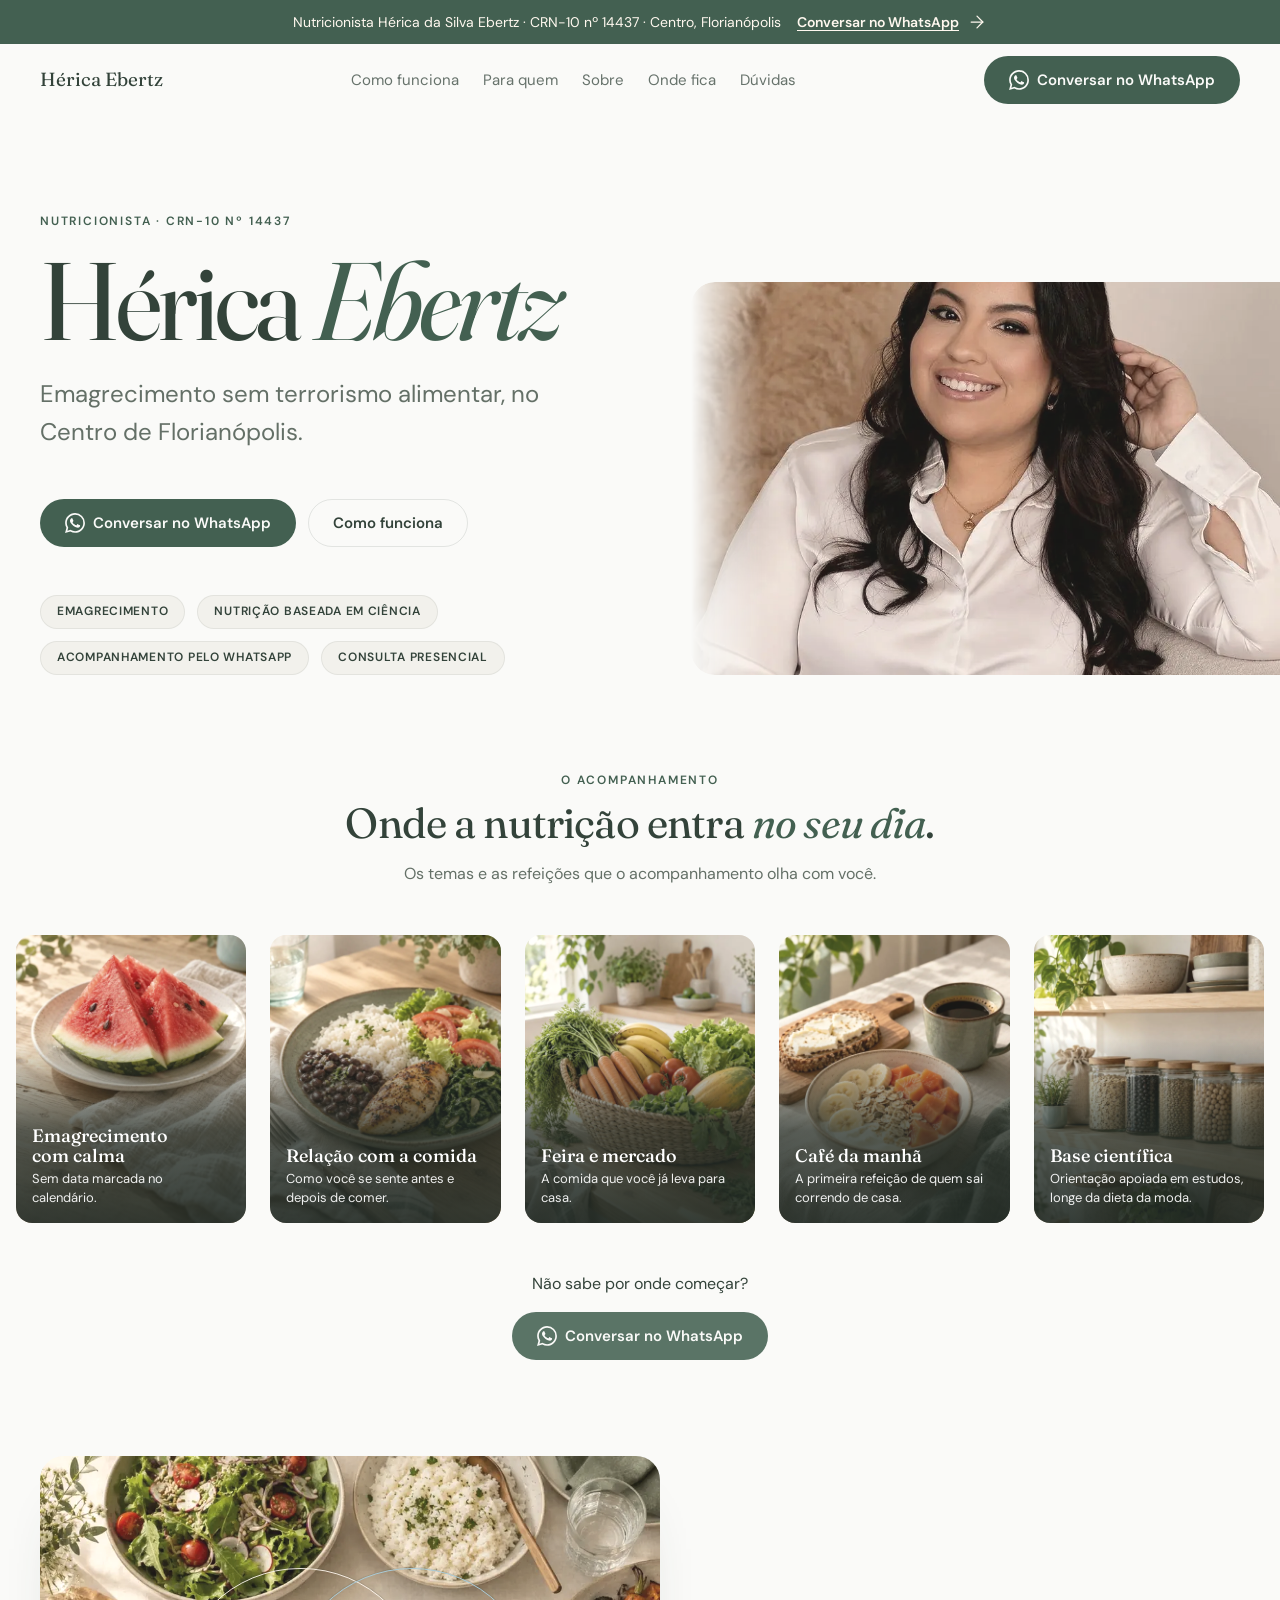
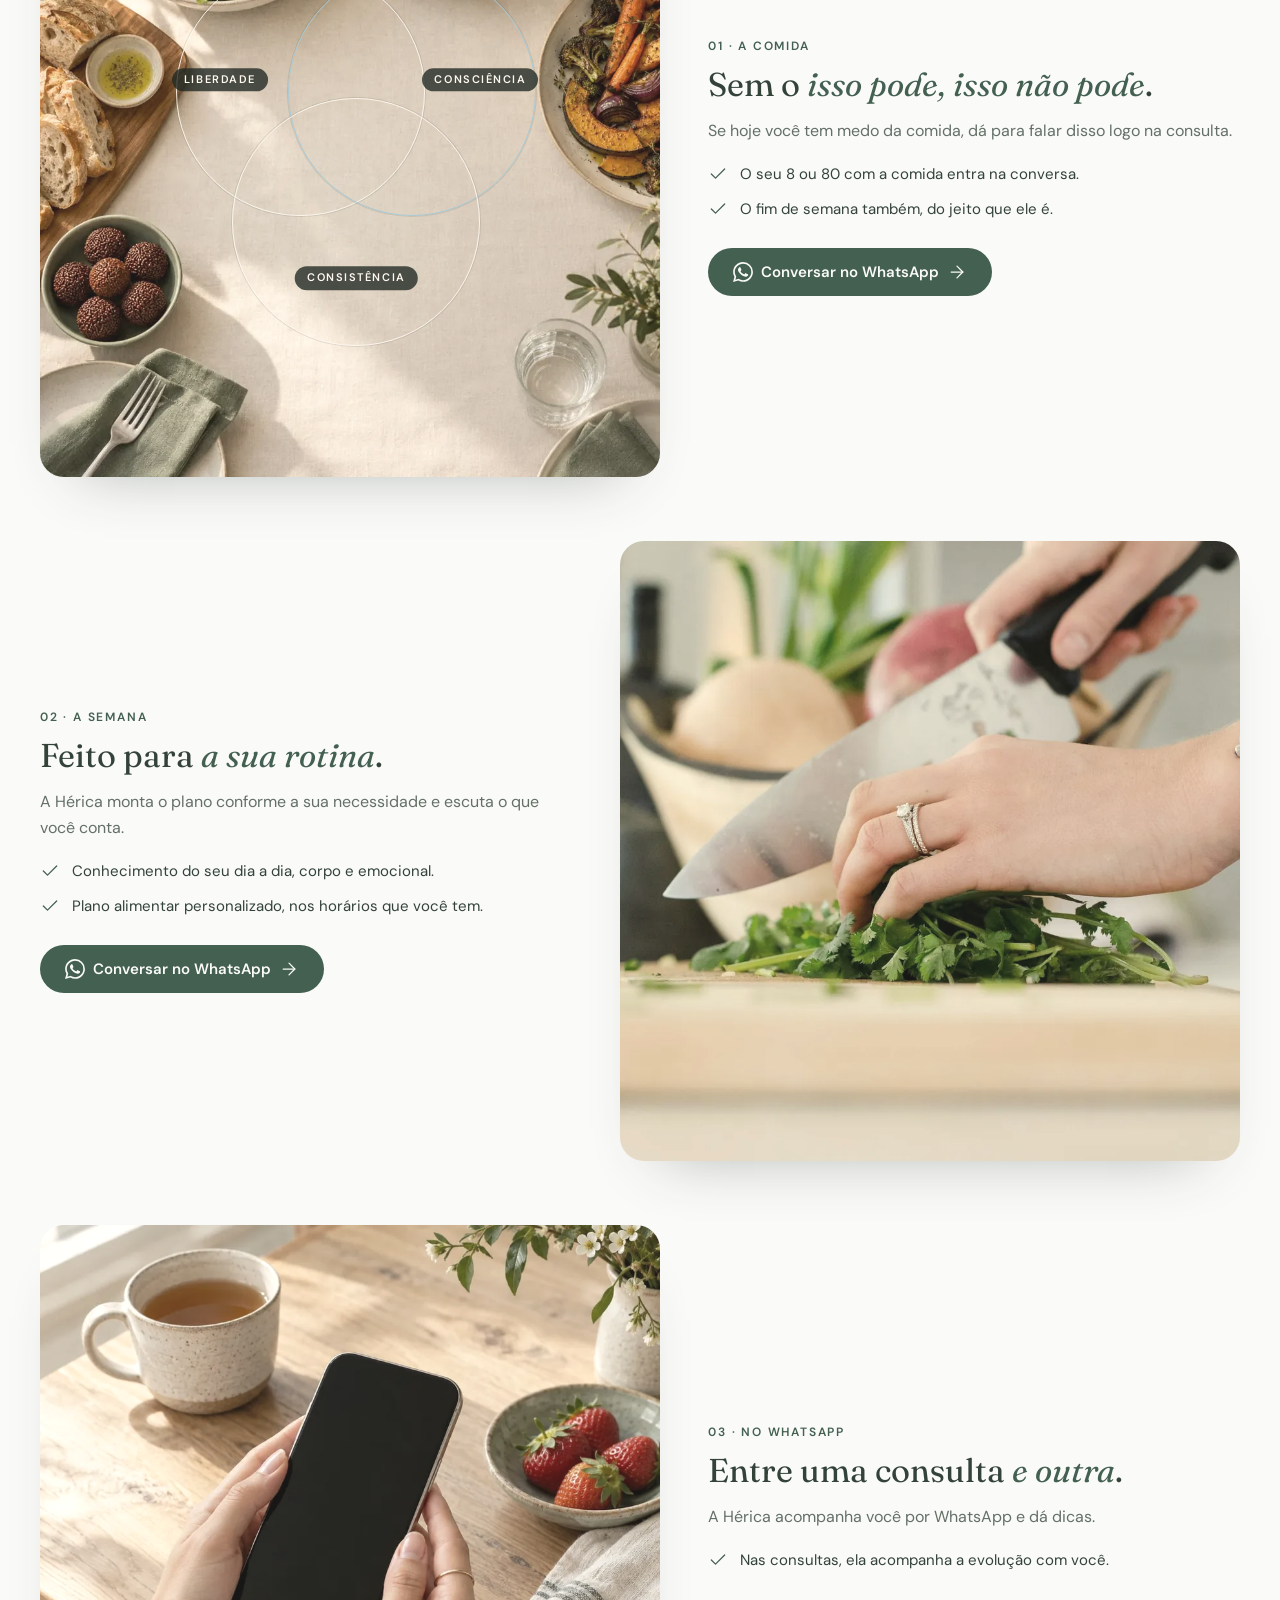
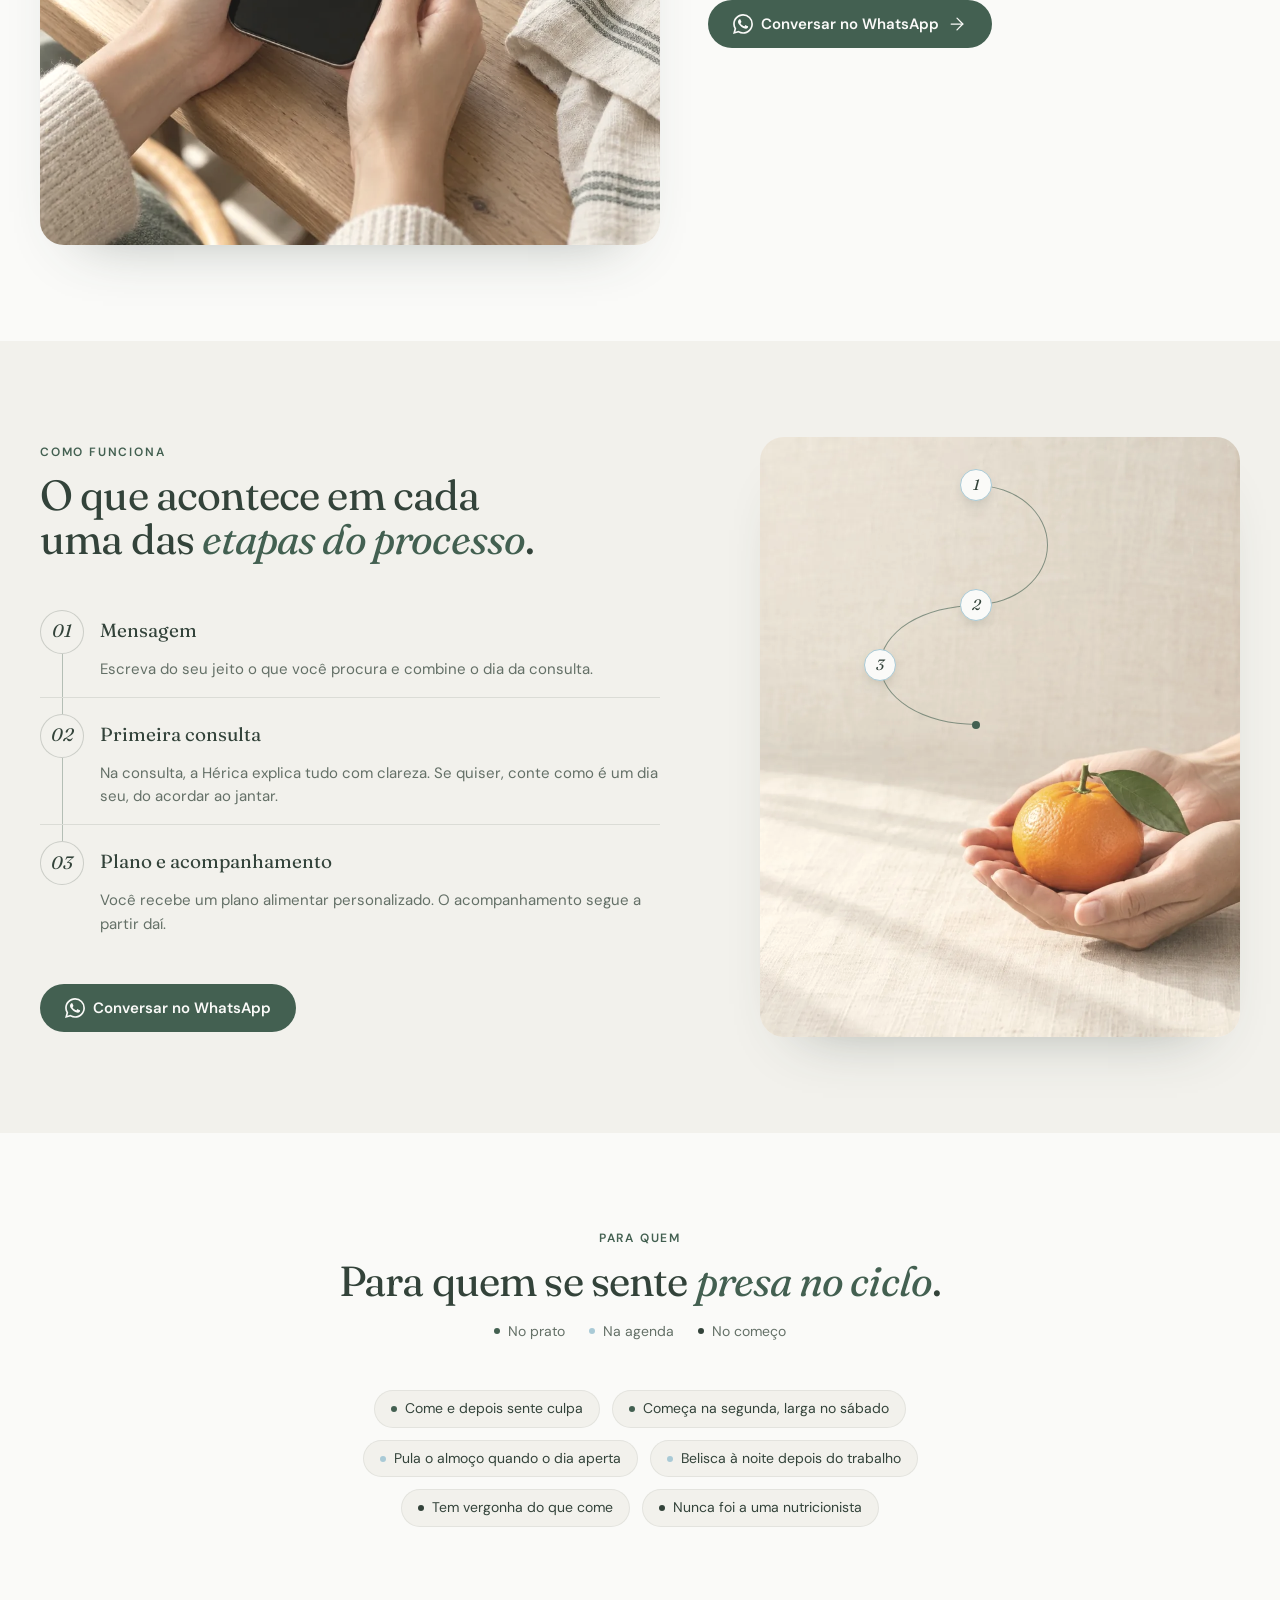
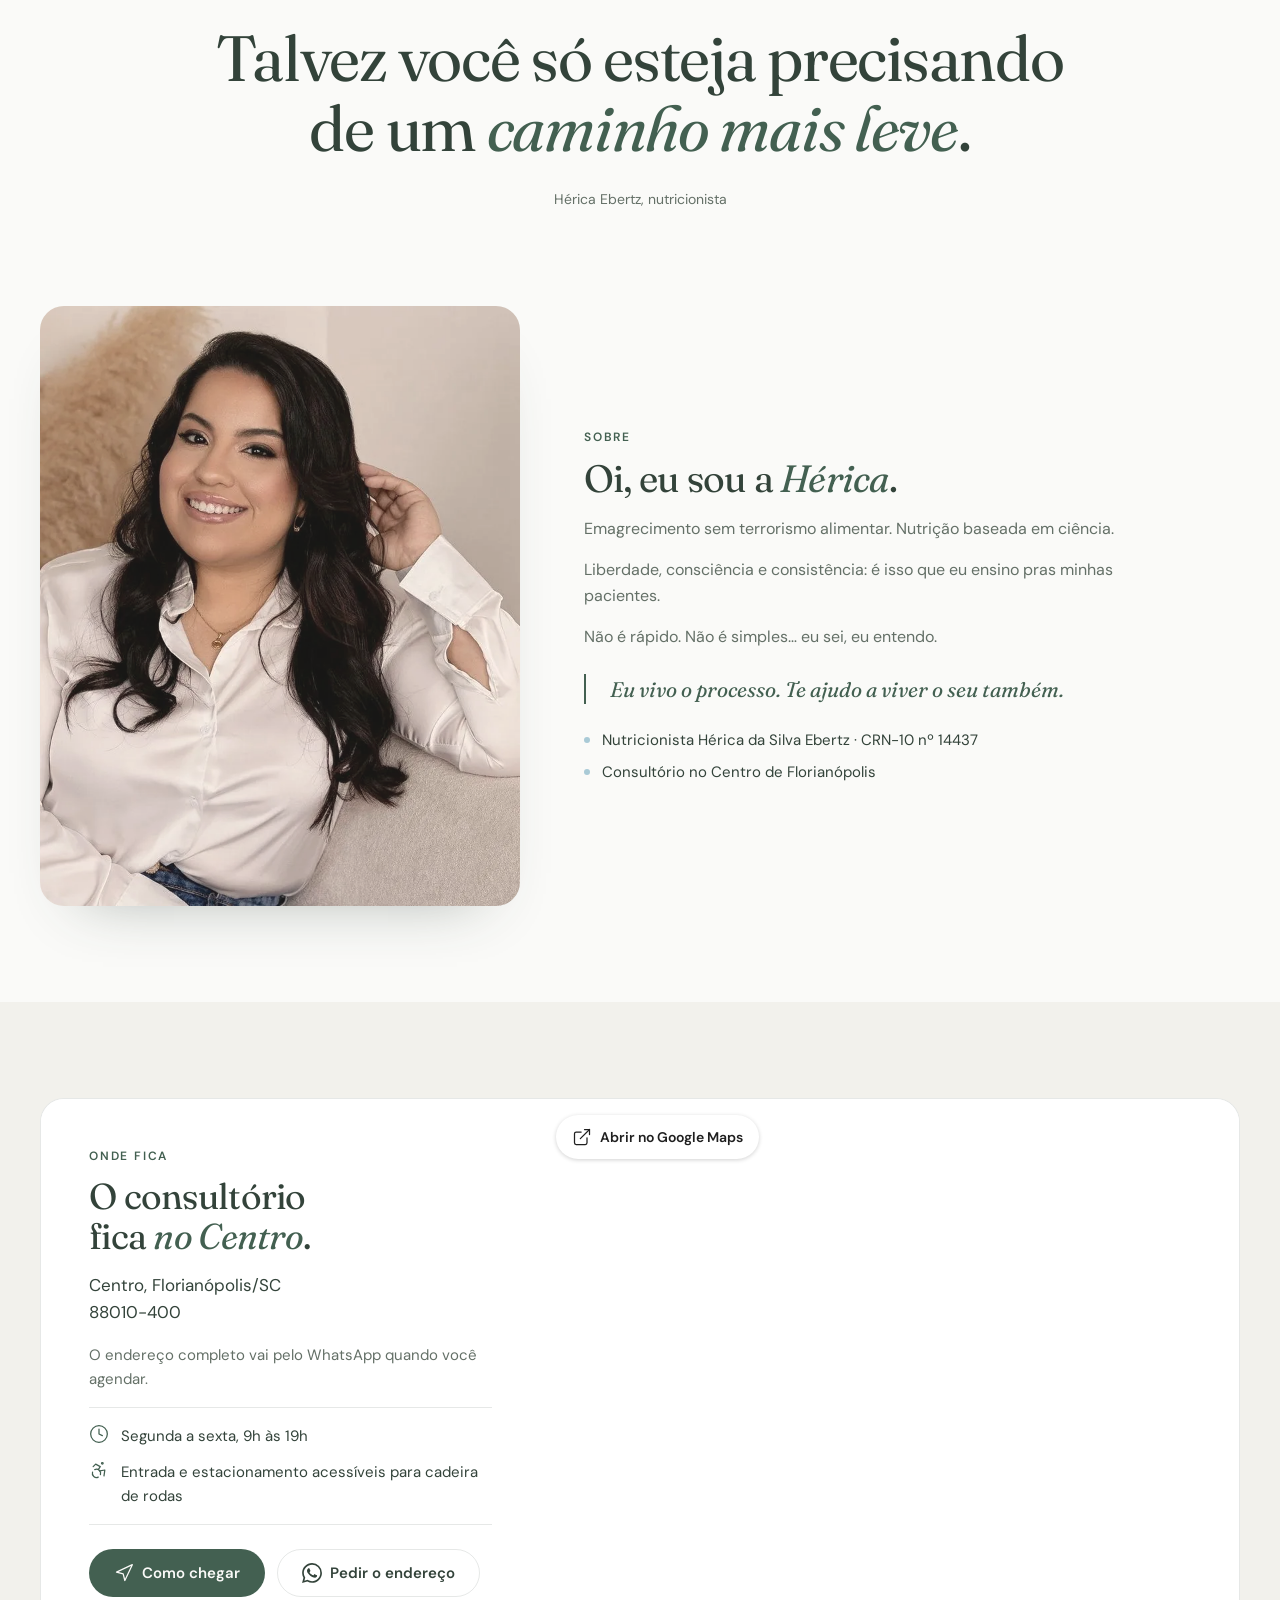
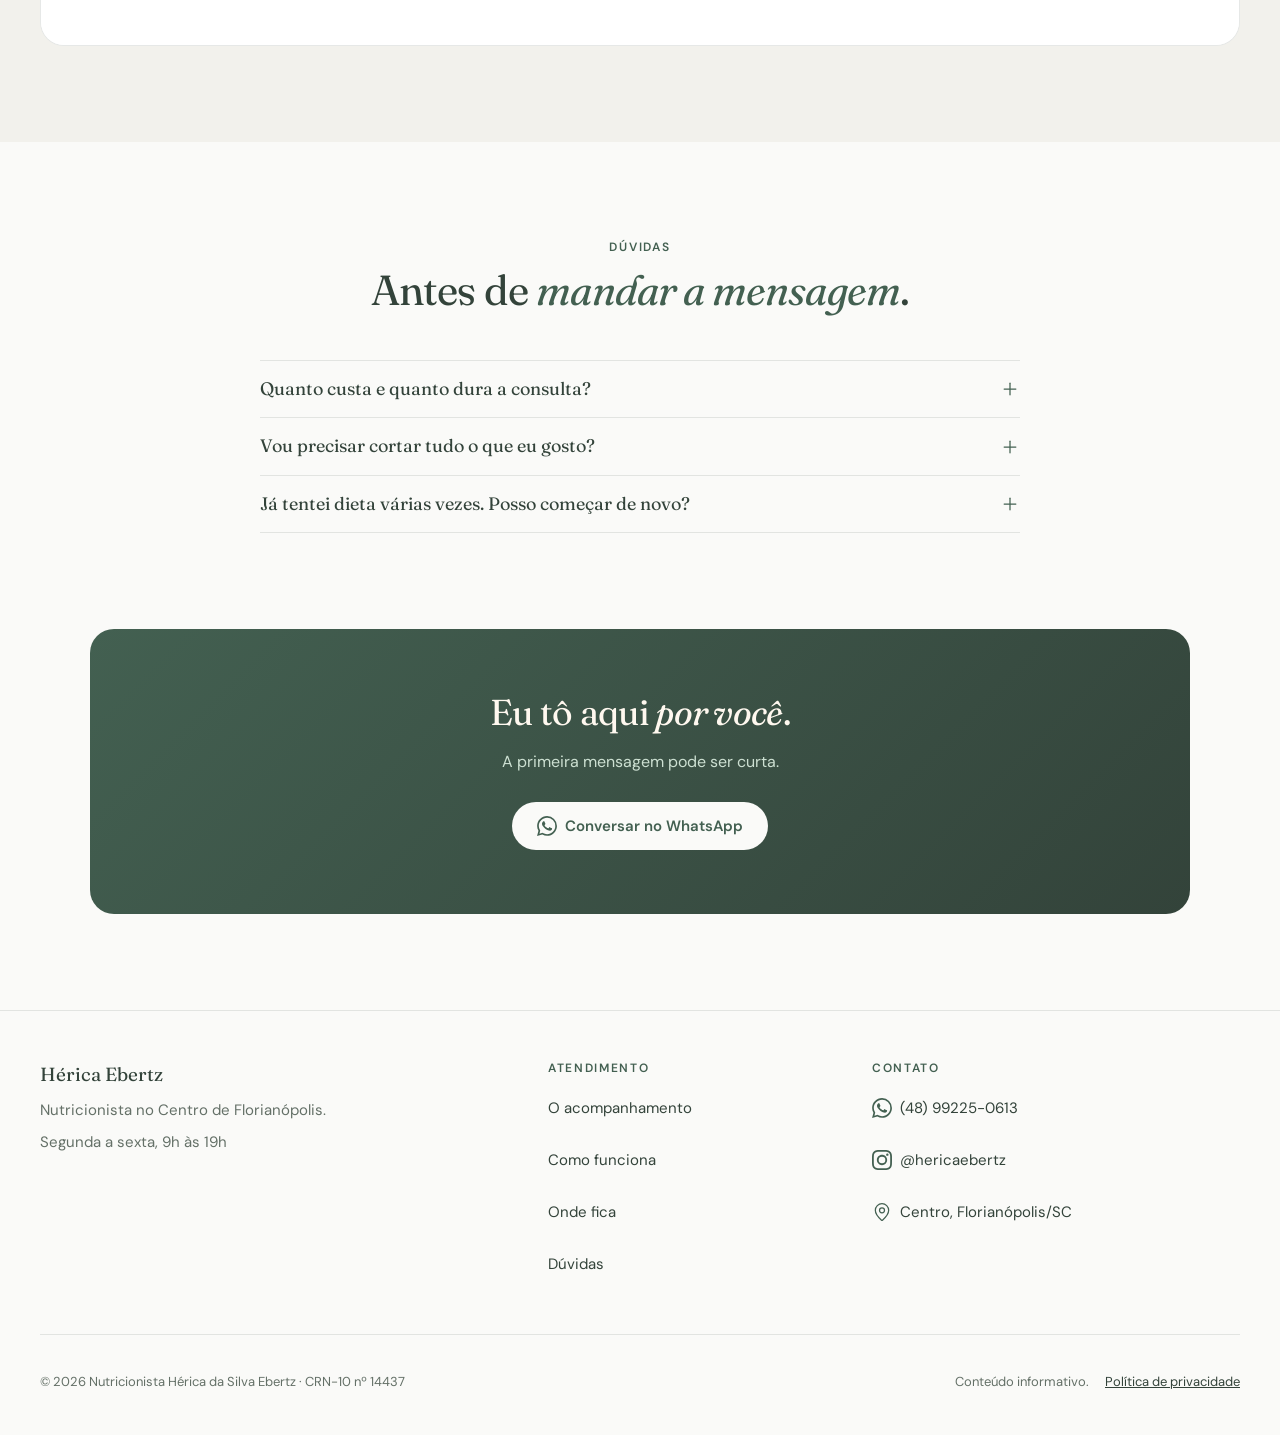
<file: index.html>
<!DOCTYPE html>
<html lang="pt-BR">
<head>
<meta charset="UTF-8">
<meta name="viewport" content="width=device-width, initial-scale=1">
<!-- PRÉ-VENDA: não remover até o Armin fechar a venda -->
<meta name="robots" content="noindex, nofollow">
<title>Nutricionista no Centro, Florianópolis | Hérica Ebertz</title>
<meta name="description" content="Nutricionista no Centro de Florianópolis. Emagrecimento sem terrorismo alimentar e nutrição baseada em ciência. Converse pelo WhatsApp.">
<link rel="canonical" href="https://infomediamethods-sys.github.io/herica-ebertz-nutricionista/">
<meta property="og:title" content="Nutricionista no Centro, Florianópolis | Hérica Ebertz">
<meta property="og:description" content="Nutricionista no Centro de Florianópolis. Emagrecimento sem terrorismo alimentar e nutrição baseada em ciência. Converse pelo WhatsApp.">
<meta property="og:type" content="website">
<meta property="og:locale" content="pt_BR">
<meta property="og:url" content="https://infomediamethods-sys.github.io/herica-ebertz-nutricionista/">
<meta property="og:image" content="https://infomediamethods-sys.github.io/herica-ebertz-nutricionista/assets/img/og-herica.jpg">
<meta property="og:image:width" content="1200">
<meta property="og:image:height" content="630">
<meta name="theme-color" content="#FAFAF8">
<link rel="icon" href="data:image/svg+xml,%3Csvg%20xmlns='http://www.w3.org/2000/svg'%20viewBox='0%200%2064%2064'%3E%3Crect%20width='64'%20height='64'%20rx='14'%20fill='%23FAFAF8'/%3E%3Ctext%20x='32'%20y='43'%20text-anchor='middle'%20font-family='Georgia%2Cserif'%20font-style='italic'%20font-size='30'%20fill='%23436051'%3EHE%3C/text%3E%3C/svg%3E">
<link rel="preconnect" href="https://fonts.googleapis.com">
<link rel="preconnect" href="https://fonts.gstatic.com" crossorigin>
<link href="https://fonts.googleapis.com/css2?family=DM+Sans:opsz,wght@9..40,400;9..40,600&amp;family=Fraunces:ital,opsz,wght@0,9..144,400;0,9..144,500;1,9..144,400&amp;display=swap" rel="stylesheet">
<link rel="preload" as="image" media="(max-width: 899px)" imagesrcset="assets/img/heroi-herica-celular-480.webp 480w, assets/img/heroi-herica-celular-960.webp 960w" imagesizes="100vw">
<link rel="stylesheet" href="assets/css/base.css">
<link rel="stylesheet" href="assets/css/style.css">
<script type="application/ld+json">
{
  "@context": "https://schema.org",
  "@graph": [
    {
      "@type": "Person",
      "@id": "https://infomediamethods-sys.github.io/herica-ebertz-nutricionista/#pessoa",
      "name": "Hérica da Silva Ebertz",
      "alternateName": "Hérica Ebertz",
      "jobTitle": "Nutricionista",
      "identifier": "CRN-10 nº 14437",
      "sameAs": ["https://www.instagram.com/hericaebertz/"],
      "worksFor": { "@id": "https://infomediamethods-sys.github.io/herica-ebertz-nutricionista/#negocio" }
    },
    {
      "@type": "LocalBusiness",
      "@id": "https://infomediamethods-sys.github.io/herica-ebertz-nutricionista/#negocio",
      "name": "Hérica Ebertz · Nutricionista",
      "url": "https://infomediamethods-sys.github.io/herica-ebertz-nutricionista/",
      "image": "https://infomediamethods-sys.github.io/herica-ebertz-nutricionista/assets/img/og-herica.jpg",
      "telephone": "+55 48 99225-0613",
      "address": {
        "@type": "PostalAddress",
        "addressLocality": "Florianópolis",
        "addressRegion": "SC",
        "postalCode": "88010-400",
        "addressCountry": "BR"
      },
      "geo": { "@type": "GeoCoordinates", "latitude": -27.5945333, "longitude": -48.5495998 },
      "openingHoursSpecification": [{
        "@type": "OpeningHoursSpecification",
        "dayOfWeek": ["Monday", "Tuesday", "Wednesday", "Thursday", "Friday"],
        "opens": "09:00",
        "closes": "19:00"
      }],
      "hasMap": "https://www.google.com/maps/place/H%C3%A9rica+Ebertz+-+Nutricionista+em+Florian%C3%B3polis/data=!4m7!3m6!1s0x9527371d852b57f1:0xd34aabc1228b96c8!8m2!3d-27.5945333!4d-48.5495998!16s%2Fg%2F11ymzppvsy!19sChIJ8VcrhR03J5URyJaLIsGrStM",
      "sameAs": ["https://www.instagram.com/hericaebertz/"]
    }
  ]
}
</script>
</head>
<body>
<a class="pular-conteudo" href="#conteudo">Pular para o conteúdo</a>

<div class="faixa">
  <p class="container faixa__linha">
    <span><span class="so-computador">Nutricionista </span>Hérica da Silva <span class="nowrap">Ebertz · CRN-10 nº 14437</span><span class="so-computador"> · Centro, Florianópolis</span></span>
    <a class="faixa__link so-computador" href="https://wa.me/5548992250613?text=Oi%2C%20H%C3%A9rica%21%20Vim%20pelo%20site%20e%20quero%20saber%20como%20funciona%20o%20acompanhamento." target="_blank" rel="noopener">Conversar no WhatsApp<svg aria-hidden="true" focusable="false" class="icone icone--arrow-right" xmlns="http://www.w3.org/2000/svg" width="24" height="24" viewBox="0 0 24 24" fill="none" stroke="currentColor" stroke-width="1.5" stroke-linecap="round" stroke-linejoin="round" ><path d="M5 12h14" /><path d="m12 5 7 7-7 7" /></svg></a>
  </p>
</div>

<header class="cabecalho" data-header>
  <div class="container cabecalho__linha">
    <a class="marca" href="#inicio">Hérica Ebertz</a>
    <nav class="cabecalho__nav" aria-label="Seções">
      <ul role="list">
        <li><a href="#como-funciona">Como funciona</a></li>
        <li class="nav-extra"><a href="#para-quem">Para quem</a></li>
        <li><a href="#sobre">Sobre</a></li>
        <li class="nav-extra"><a href="#onde-fica">Onde fica</a></li>
        <li><a href="#duvidas">Dúvidas</a></li>
      </ul>
    </nav>
    <a class="botao botao--primario cabecalho__cta" href="https://wa.me/5548992250613?text=Oi%2C%20H%C3%A9rica%21%20Vim%20pelo%20site%20e%20quero%20saber%20como%20funciona%20o%20acompanhamento." target="_blank" rel="noopener"><svg class="icone icone--marca" width="24" height="24" fill="currentColor" aria-hidden="true" focusable="false" role="img" viewBox="0 0 24 24" xmlns="http://www.w3.org/2000/svg"><path d="M17.472 14.382c-.297-.149-1.758-.867-2.03-.967-.273-.099-.471-.148-.67.15-.197.297-.767.966-.94 1.164-.173.199-.347.223-.644.075-.297-.15-1.255-.463-2.39-1.475-.883-.788-1.48-1.761-1.653-2.059-.173-.297-.018-.458.13-.606.134-.133.298-.347.446-.52.149-.174.198-.298.298-.497.099-.198.05-.371-.025-.52-.075-.149-.669-1.612-.916-2.207-.242-.579-.487-.5-.669-.51-.173-.008-.371-.01-.57-.01-.198 0-.52.074-.792.372-.272.297-1.04 1.016-1.04 2.479 0 1.462 1.065 2.875 1.213 3.074.149.198 2.096 3.2 5.077 4.487.709.306 1.262.489 1.694.625.712.227 1.36.195 1.871.118.571-.085 1.758-.719 2.006-1.413.248-.694.248-1.289.173-1.413-.074-.124-.272-.198-.57-.347m-5.421 7.403h-.004a9.87 9.87 0 01-5.031-1.378l-.361-.214-3.741.982.998-3.648-.235-.374a9.86 9.86 0 01-1.51-5.26c.001-5.45 4.436-9.884 9.888-9.884 2.64 0 5.122 1.03 6.988 2.898a9.825 9.825 0 012.893 6.994c-.003 5.45-4.437 9.884-9.885 9.884m8.413-18.297A11.815 11.815 0 0012.05 0C5.495 0 .16 5.335.157 11.892c0 2.096.547 4.142 1.588 5.945L.057 24l6.305-1.654a11.882 11.882 0 005.683 1.448h.005c6.554 0 11.89-5.335 11.893-11.893a11.821 11.821 0 00-3.48-8.413Z"/></svg><span class="cta-longo">Conversar no WhatsApp</span><span class="cta-curto">WhatsApp</span></a>
  </div>
</header>

<main id="conteudo">

  <!-- 2. Herói -->
  <section class="heroi" id="inicio" data-heroi>
    <div class="heroi__texto">
      <p class="rotulo rv-carga">NUTRICIONISTA · CRN-10 Nº 14437</p>
      <h1 class="heroi__nome rv-carga">Hérica <em>Ebertz</em></h1>
      <p class="heroi__sub rv-carga">Emagrecimento sem terrorismo alimentar, no Centro de Florianópolis.</p>
      <div class="heroi__botoes rv-carga">
        <a class="botao botao--primario" href="https://wa.me/5548992250613?text=Oi%2C%20H%C3%A9rica%21%20Vim%20pelo%20site%20e%20quero%20saber%20como%20funciona%20o%20acompanhamento." target="_blank" rel="noopener"><svg class="icone icone--marca" width="24" height="24" fill="currentColor" aria-hidden="true" focusable="false" role="img" viewBox="0 0 24 24" xmlns="http://www.w3.org/2000/svg"><path d="M17.472 14.382c-.297-.149-1.758-.867-2.03-.967-.273-.099-.471-.148-.67.15-.197.297-.767.966-.94 1.164-.173.199-.347.223-.644.075-.297-.15-1.255-.463-2.39-1.475-.883-.788-1.48-1.761-1.653-2.059-.173-.297-.018-.458.13-.606.134-.133.298-.347.446-.52.149-.174.198-.298.298-.497.099-.198.05-.371-.025-.52-.075-.149-.669-1.612-.916-2.207-.242-.579-.487-.5-.669-.51-.173-.008-.371-.01-.57-.01-.198 0-.52.074-.792.372-.272.297-1.04 1.016-1.04 2.479 0 1.462 1.065 2.875 1.213 3.074.149.198 2.096 3.2 5.077 4.487.709.306 1.262.489 1.694.625.712.227 1.36.195 1.871.118.571-.085 1.758-.719 2.006-1.413.248-.694.248-1.289.173-1.413-.074-.124-.272-.198-.57-.347m-5.421 7.403h-.004a9.87 9.87 0 01-5.031-1.378l-.361-.214-3.741.982.998-3.648-.235-.374a9.86 9.86 0 01-1.51-5.26c.001-5.45 4.436-9.884 9.888-9.884 2.64 0 5.122 1.03 6.988 2.898a9.825 9.825 0 012.893 6.994c-.003 5.45-4.437 9.884-9.885 9.884m8.413-18.297A11.815 11.815 0 0012.05 0C5.495 0 .16 5.335.157 11.892c0 2.096.547 4.142 1.588 5.945L.057 24l6.305-1.654a11.882 11.882 0 005.683 1.448h.005c6.554 0 11.89-5.335 11.893-11.893a11.821 11.821 0 00-3.48-8.413Z"/></svg>Conversar no WhatsApp</a>
        <a class="botao botao--contorno" href="#como-funciona">Como funciona</a>
      </div>
    </div>
    <div class="heroi__foto filme rv-foto">
      <picture>
  <source type="image/webp" media="(max-width: 899px)" srcset="assets/img/heroi-herica-celular-480.webp 480w, assets/img/heroi-herica-celular-960.webp 960w" sizes="100vw">
  <source type="image/webp" srcset="assets/img/heroi-herica-celular-960.webp 960w" sizes="100vw">
  <img src="assets/img/heroi-herica-celular-960.jpg" width="864" height="1080" alt="Hérica Ebertz, nutricionista, sentada num sofá claro, de camisa branca" decoding="async" fetchpriority="high">
</picture>
    </div>
    <ul class="chips rv-carga" role="list">
      <li>Emagrecimento</li>
      <li>Nutrição baseada em ciência</li>
      <li>Acompanhamento pelo WhatsApp</li>
      <li>Consulta presencial</li>
    </ul>
  </section>

  <!-- 3. Áreas do acompanhamento -->
  <section class="areas" id="areas" aria-labelledby="areas-titulo">
    <div class="container cabeca cabeca--centro">
      <p class="rotulo rv">O ACOMPANHAMENTO</p>
      <h2 class="titulo-secao rv" id="areas-titulo">Onde a nutrição entra <em>no seu dia</em>.</h2>
      <p class="apoio rv">Os temas e as refeições que o acompanhamento olha com você.</p>
    </div>
    <ul class="cards-area" role="list" data-lenis-prevent>
      <li class="rv">
        <article class="card-foto">
          <picture class="filme">
  <source type="image/webp" media="(max-width: 899px)" srcset="assets/img/area-melancia-480.webp 480w, assets/img/area-melancia-960.webp 960w" sizes="100vw">
  <source type="image/webp" srcset="assets/img/area-melancia-960.webp 960w" sizes="50vw">
  <img src="assets/img/area-melancia-960.jpg" width="960" height="1200" alt="Fatias de melancia sobre linho" decoding="async">
</picture>
          <div class="card-foto__texto">
            <h3>Emagrecimento com calma</h3>
            <p>Sem data marcada no calendário.</p>
          </div>
        </article>
      </li>
      <li class="rv">
        <article class="card-foto">
          <picture class="filme">
  <source type="image/webp" media="(max-width: 899px)" srcset="assets/img/area-prato-caseiro-480.webp 480w, assets/img/area-prato-caseiro-960.webp 960w" sizes="100vw">
  <source type="image/webp" srcset="assets/img/area-prato-caseiro-960.webp 960w" sizes="50vw">
  <img src="assets/img/area-prato-caseiro-960.jpg" width="960" height="1200" alt="Prato de comida caseira" decoding="async">
</picture>
          <div class="card-foto__texto">
            <h3>Relação com a comida</h3>
            <p>Como você se sente antes e depois de comer.</p>
          </div>
        </article>
      </li>
      <li class="rv">
        <article class="card-foto">
          <picture class="filme">
  <source type="image/webp" media="(max-width: 899px)" srcset="assets/img/area-feira-480.webp 480w, assets/img/area-feira-960.webp 960w" sizes="100vw">
  <source type="image/webp" srcset="assets/img/area-feira-960.webp 960w" sizes="50vw">
  <img src="assets/img/area-feira-960.jpg" width="960" height="1200" alt="Frutas e verduras numa feira" decoding="async" loading="lazy">
</picture>
          <div class="card-foto__texto">
            <h3>Feira e mercado</h3>
            <p>A comida que você já leva para casa.</p>
          </div>
        </article>
      </li>
      <li class="rv">
        <article class="card-foto">
          <picture class="filme">
  <source type="image/webp" media="(max-width: 899px)" srcset="assets/img/area-cafe-da-manha-480.webp 480w, assets/img/area-cafe-da-manha-960.webp 960w" sizes="100vw">
  <source type="image/webp" srcset="assets/img/area-cafe-da-manha-960.webp 960w" sizes="50vw">
  <img src="assets/img/area-cafe-da-manha-960.jpg" width="960" height="1200" alt="Mesa de café da manhã" decoding="async" loading="lazy">
</picture>
          <div class="card-foto__texto">
            <h3>Café da manhã</h3>
            <p>A primeira refeição de quem sai correndo de casa.</p>
          </div>
        </article>
      </li>
      <li class="rv">
        <article class="card-foto">
          <picture class="filme">
  <source type="image/webp" media="(max-width: 899px)" srcset="assets/img/area-graos-480.webp 480w, assets/img/area-graos-960.webp 960w" sizes="100vw">
  <source type="image/webp" srcset="assets/img/area-graos-960.webp 960w" sizes="50vw">
  <img src="assets/img/area-graos-960.jpg" width="960" height="1200" alt="Grãos em potes de vidro" decoding="async" loading="lazy">
</picture>
          <div class="card-foto__texto">
            <h3>Base científica</h3>
            <p>Orientação apoiada em estudos, longe da dieta da moda.</p>
          </div>
        </article>
      </li>
    </ul>
    <p class="arraste" aria-hidden="true">Arraste para ver<svg aria-hidden="true" focusable="false" class="icone icone--arrow-right" xmlns="http://www.w3.org/2000/svg" width="24" height="24" viewBox="0 0 24 24" fill="none" stroke="currentColor" stroke-width="1.5" stroke-linecap="round" stroke-linejoin="round" ><path d="M5 12h14" /><path d="m12 5 7 7-7 7" /></svg></p>
    <div class="container areas__convite rv">
      <p>Não sabe por onde começar?</p>
      <a class="botao botao--suave" href="https://wa.me/5548992250613?text=Oi%2C%20H%C3%A9rica%21%20Vim%20pelo%20site%20e%20n%C3%A3o%20sei%20bem%20por%20onde%20come%C3%A7ar.%20Pode%20me%20explicar%20como%20funciona%3F" target="_blank" rel="noopener"><svg class="icone icone--marca" width="24" height="24" fill="currentColor" aria-hidden="true" focusable="false" role="img" viewBox="0 0 24 24" xmlns="http://www.w3.org/2000/svg"><path d="M17.472 14.382c-.297-.149-1.758-.867-2.03-.967-.273-.099-.471-.148-.67.15-.197.297-.767.966-.94 1.164-.173.199-.347.223-.644.075-.297-.15-1.255-.463-2.39-1.475-.883-.788-1.48-1.761-1.653-2.059-.173-.297-.018-.458.13-.606.134-.133.298-.347.446-.52.149-.174.198-.298.298-.497.099-.198.05-.371-.025-.52-.075-.149-.669-1.612-.916-2.207-.242-.579-.487-.5-.669-.51-.173-.008-.371-.01-.57-.01-.198 0-.52.074-.792.372-.272.297-1.04 1.016-1.04 2.479 0 1.462 1.065 2.875 1.213 3.074.149.198 2.096 3.2 5.077 4.487.709.306 1.262.489 1.694.625.712.227 1.36.195 1.871.118.571-.085 1.758-.719 2.006-1.413.248-.694.248-1.289.173-1.413-.074-.124-.272-.198-.57-.347m-5.421 7.403h-.004a9.87 9.87 0 01-5.031-1.378l-.361-.214-3.741.982.998-3.648-.235-.374a9.86 9.86 0 01-1.51-5.26c.001-5.45 4.436-9.884 9.888-9.884 2.64 0 5.122 1.03 6.988 2.898a9.825 9.825 0 012.893 6.994c-.003 5.45-4.437 9.884-9.885 9.884m8.413-18.297A11.815 11.815 0 0012.05 0C5.495 0 .16 5.335.157 11.892c0 2.096.547 4.142 1.588 5.945L.057 24l6.305-1.654a11.882 11.882 0 005.683 1.448h.005c6.554 0 11.89-5.335 11.893-11.893a11.821 11.821 0 00-3.48-8.413Z"/></svg>Conversar no WhatsApp</a>
    </div>
  </section>

  <!-- 4. Splits -->
  <section class="splits" aria-label="Como a Hérica trabalha">
    <div class="container splits__lista">

      <article class="split" id="sem-terrorismo">
        <div class="split__midia rv">
          <picture class="filme">
  <source type="image/webp" media="(max-width: 899px)" srcset="assets/img/split-mesa-posta-480.webp 480w, assets/img/split-mesa-posta-960.webp 960w" sizes="100vw">
  <source type="image/webp" srcset="assets/img/split-mesa-posta-960.webp 960w" sizes="50vw">
  <img src="assets/img/split-mesa-posta-960.jpg" width="1200" height="1200" alt="Mesa posta vista de cima, com pratos e linho" decoding="async" loading="lazy">
</picture>
          <div class="venn" aria-hidden="true">
            <span class="venn__circulo"></span>
            <span class="venn__circulo"></span>
            <span class="venn__circulo"></span>
            <span class="venn__rotulo venn__rotulo--1">Liberdade</span>
            <span class="venn__rotulo venn__rotulo--2">Consciência</span>
            <span class="venn__rotulo venn__rotulo--3">Consistência</span>
          </div>
          <p class="sr-only">Liberdade · Consciência · Consistência</p>
        </div>
        <div class="split__texto rv">
          <p class="rotulo">01 · A COMIDA</p>
          <h3 class="split__titulo">Sem o <em>isso pode, isso não pode</em>.</h3>
          <p class="split__lede">Se hoje você tem medo da comida, dá para falar disso logo na consulta.</p>
          <ul class="checks" role="list">
            <li><svg aria-hidden="true" focusable="false" class="icone icone--check" xmlns="http://www.w3.org/2000/svg" width="24" height="24" viewBox="0 0 24 24" fill="none" stroke="currentColor" stroke-width="1.5" stroke-linecap="round" stroke-linejoin="round" ><path d="M20 6 9 17l-5-5" /></svg><span>O seu 8 ou 80 com a comida entra na conversa.</span></li>
            <li><svg aria-hidden="true" focusable="false" class="icone icone--check" xmlns="http://www.w3.org/2000/svg" width="24" height="24" viewBox="0 0 24 24" fill="none" stroke="currentColor" stroke-width="1.5" stroke-linecap="round" stroke-linejoin="round" ><path d="M20 6 9 17l-5-5" /></svg><span>O fim de semana também, do jeito que ele é.</span></li>
          </ul>
          <a class="botao botao--primario" href="https://wa.me/5548992250613?text=Oi%2C%20H%C3%A9rica%21%20Vim%20pelo%20site%20e%20quero%20emagrecer%20sem%20dieta%20restritiva.%20Como%20funciona%3F" target="_blank" rel="noopener"><svg class="icone icone--marca" width="24" height="24" fill="currentColor" aria-hidden="true" focusable="false" role="img" viewBox="0 0 24 24" xmlns="http://www.w3.org/2000/svg"><path d="M17.472 14.382c-.297-.149-1.758-.867-2.03-.967-.273-.099-.471-.148-.67.15-.197.297-.767.966-.94 1.164-.173.199-.347.223-.644.075-.297-.15-1.255-.463-2.39-1.475-.883-.788-1.48-1.761-1.653-2.059-.173-.297-.018-.458.13-.606.134-.133.298-.347.446-.52.149-.174.198-.298.298-.497.099-.198.05-.371-.025-.52-.075-.149-.669-1.612-.916-2.207-.242-.579-.487-.5-.669-.51-.173-.008-.371-.01-.57-.01-.198 0-.52.074-.792.372-.272.297-1.04 1.016-1.04 2.479 0 1.462 1.065 2.875 1.213 3.074.149.198 2.096 3.2 5.077 4.487.709.306 1.262.489 1.694.625.712.227 1.36.195 1.871.118.571-.085 1.758-.719 2.006-1.413.248-.694.248-1.289.173-1.413-.074-.124-.272-.198-.57-.347m-5.421 7.403h-.004a9.87 9.87 0 01-5.031-1.378l-.361-.214-3.741.982.998-3.648-.235-.374a9.86 9.86 0 01-1.51-5.26c.001-5.45 4.436-9.884 9.888-9.884 2.64 0 5.122 1.03 6.988 2.898a9.825 9.825 0 012.893 6.994c-.003 5.45-4.437 9.884-9.885 9.884m8.413-18.297A11.815 11.815 0 0012.05 0C5.495 0 .16 5.335.157 11.892c0 2.096.547 4.142 1.588 5.945L.057 24l6.305-1.654a11.882 11.882 0 005.683 1.448h.005c6.554 0 11.89-5.335 11.893-11.893a11.821 11.821 0 00-3.48-8.413Z"/></svg>Conversar no WhatsApp<svg aria-hidden="true" focusable="false" class="icone icone--arrow-right" xmlns="http://www.w3.org/2000/svg" width="24" height="24" viewBox="0 0 24 24" fill="none" stroke="currentColor" stroke-width="1.5" stroke-linecap="round" stroke-linejoin="round" ><path d="M5 12h14" /><path d="m12 5 7 7-7 7" /></svg></a>
        </div>
      </article>

      <article class="split split--inverso" id="rotina">
        <div class="split__midia rv">
          <picture class="filme">
  <source type="image/webp" media="(max-width: 899px)" srcset="assets/img/split-cozinha-rotina-480.webp 480w, assets/img/split-cozinha-rotina-960.webp 960w" sizes="100vw">
  <source type="image/webp" srcset="assets/img/split-cozinha-rotina-960.webp 960w" sizes="50vw">
  <img src="assets/img/split-cozinha-rotina-960.jpg" width="1200" height="1200" alt="Mãos cortando coentro numa cozinha clara" style="object-position: 60% 50%" decoding="async" loading="lazy">
</picture>
        </div>
        <div class="split__texto rv">
          <p class="rotulo">02 · A SEMANA</p>
          <h3 class="split__titulo">Feito para <em>a sua rotina</em>.</h3>
          <p class="split__lede">A Hérica monta o plano conforme a sua necessidade e escuta o que você conta.</p>
          <ul class="checks" role="list">
            <li><svg aria-hidden="true" focusable="false" class="icone icone--check" xmlns="http://www.w3.org/2000/svg" width="24" height="24" viewBox="0 0 24 24" fill="none" stroke="currentColor" stroke-width="1.5" stroke-linecap="round" stroke-linejoin="round" ><path d="M20 6 9 17l-5-5" /></svg><span>Conhecimento do seu dia a dia, corpo e emocional.</span></li>
            <li><svg aria-hidden="true" focusable="false" class="icone icone--check" xmlns="http://www.w3.org/2000/svg" width="24" height="24" viewBox="0 0 24 24" fill="none" stroke="currentColor" stroke-width="1.5" stroke-linecap="round" stroke-linejoin="round" ><path d="M20 6 9 17l-5-5" /></svg><span>Plano alimentar personalizado, nos horários que você tem.</span></li>
          </ul>
          <a class="botao botao--primario" href="https://wa.me/5548992250613?text=Oi%2C%20H%C3%A9rica%21%20Vim%20pelo%20site%20e%20queria%20um%20plano%20que%20caiba%20na%20minha%20rotina." target="_blank" rel="noopener"><svg class="icone icone--marca" width="24" height="24" fill="currentColor" aria-hidden="true" focusable="false" role="img" viewBox="0 0 24 24" xmlns="http://www.w3.org/2000/svg"><path d="M17.472 14.382c-.297-.149-1.758-.867-2.03-.967-.273-.099-.471-.148-.67.15-.197.297-.767.966-.94 1.164-.173.199-.347.223-.644.075-.297-.15-1.255-.463-2.39-1.475-.883-.788-1.48-1.761-1.653-2.059-.173-.297-.018-.458.13-.606.134-.133.298-.347.446-.52.149-.174.198-.298.298-.497.099-.198.05-.371-.025-.52-.075-.149-.669-1.612-.916-2.207-.242-.579-.487-.5-.669-.51-.173-.008-.371-.01-.57-.01-.198 0-.52.074-.792.372-.272.297-1.04 1.016-1.04 2.479 0 1.462 1.065 2.875 1.213 3.074.149.198 2.096 3.2 5.077 4.487.709.306 1.262.489 1.694.625.712.227 1.36.195 1.871.118.571-.085 1.758-.719 2.006-1.413.248-.694.248-1.289.173-1.413-.074-.124-.272-.198-.57-.347m-5.421 7.403h-.004a9.87 9.87 0 01-5.031-1.378l-.361-.214-3.741.982.998-3.648-.235-.374a9.86 9.86 0 01-1.51-5.26c.001-5.45 4.436-9.884 9.888-9.884 2.64 0 5.122 1.03 6.988 2.898a9.825 9.825 0 012.893 6.994c-.003 5.45-4.437 9.884-9.885 9.884m8.413-18.297A11.815 11.815 0 0012.05 0C5.495 0 .16 5.335.157 11.892c0 2.096.547 4.142 1.588 5.945L.057 24l6.305-1.654a11.882 11.882 0 005.683 1.448h.005c6.554 0 11.89-5.335 11.893-11.893a11.821 11.821 0 00-3.48-8.413Z"/></svg>Conversar no WhatsApp<svg aria-hidden="true" focusable="false" class="icone icone--arrow-right" xmlns="http://www.w3.org/2000/svg" width="24" height="24" viewBox="0 0 24 24" fill="none" stroke="currentColor" stroke-width="1.5" stroke-linecap="round" stroke-linejoin="round" ><path d="M5 12h14" /><path d="m12 5 7 7-7 7" /></svg></a>
        </div>
      </article>

      <article class="split" id="whatsapp">
        <div class="split__midia rv">
          <picture class="filme">
  <source type="image/webp" media="(max-width: 899px)" srcset="assets/img/split-celular-cha-480.webp 480w, assets/img/split-celular-cha-960.webp 960w" sizes="100vw">
  <source type="image/webp" srcset="assets/img/split-celular-cha-960.webp 960w" sizes="50vw">
  <img src="assets/img/split-celular-cha-960.jpg" width="1200" height="1200" alt="Mãos segurando um celular ao lado de uma xícara de chá" decoding="async" loading="lazy">
</picture>
        </div>
        <div class="split__texto rv">
          <p class="rotulo">03 · NO WHATSAPP</p>
          <h3 class="split__titulo">Entre uma consulta <em>e outra</em>.</h3>
          <p class="split__lede">A Hérica acompanha você por WhatsApp e dá dicas.</p>
          <ul class="checks" role="list">
            <li><svg aria-hidden="true" focusable="false" class="icone icone--check" xmlns="http://www.w3.org/2000/svg" width="24" height="24" viewBox="0 0 24 24" fill="none" stroke="currentColor" stroke-width="1.5" stroke-linecap="round" stroke-linejoin="round" ><path d="M20 6 9 17l-5-5" /></svg><span>Nas consultas, ela acompanha a evolução com você.</span></li>
          </ul>
          <a class="botao botao--primario" href="https://wa.me/5548992250613?text=Oi%2C%20H%C3%A9rica%21%20Vim%20pelo%20site%20e%20quero%20saber%20como%20%C3%A9%20o%20acompanhamento%20pelo%20WhatsApp." target="_blank" rel="noopener"><svg class="icone icone--marca" width="24" height="24" fill="currentColor" aria-hidden="true" focusable="false" role="img" viewBox="0 0 24 24" xmlns="http://www.w3.org/2000/svg"><path d="M17.472 14.382c-.297-.149-1.758-.867-2.03-.967-.273-.099-.471-.148-.67.15-.197.297-.767.966-.94 1.164-.173.199-.347.223-.644.075-.297-.15-1.255-.463-2.39-1.475-.883-.788-1.48-1.761-1.653-2.059-.173-.297-.018-.458.13-.606.134-.133.298-.347.446-.52.149-.174.198-.298.298-.497.099-.198.05-.371-.025-.52-.075-.149-.669-1.612-.916-2.207-.242-.579-.487-.5-.669-.51-.173-.008-.371-.01-.57-.01-.198 0-.52.074-.792.372-.272.297-1.04 1.016-1.04 2.479 0 1.462 1.065 2.875 1.213 3.074.149.198 2.096 3.2 5.077 4.487.709.306 1.262.489 1.694.625.712.227 1.36.195 1.871.118.571-.085 1.758-.719 2.006-1.413.248-.694.248-1.289.173-1.413-.074-.124-.272-.198-.57-.347m-5.421 7.403h-.004a9.87 9.87 0 01-5.031-1.378l-.361-.214-3.741.982.998-3.648-.235-.374a9.86 9.86 0 01-1.51-5.26c.001-5.45 4.436-9.884 9.888-9.884 2.64 0 5.122 1.03 6.988 2.898a9.825 9.825 0 012.893 6.994c-.003 5.45-4.437 9.884-9.885 9.884m8.413-18.297A11.815 11.815 0 0012.05 0C5.495 0 .16 5.335.157 11.892c0 2.096.547 4.142 1.588 5.945L.057 24l6.305-1.654a11.882 11.882 0 005.683 1.448h.005c6.554 0 11.89-5.335 11.893-11.893a11.821 11.821 0 00-3.48-8.413Z"/></svg>Conversar no WhatsApp<svg aria-hidden="true" focusable="false" class="icone icone--arrow-right" xmlns="http://www.w3.org/2000/svg" width="24" height="24" viewBox="0 0 24 24" fill="none" stroke="currentColor" stroke-width="1.5" stroke-linecap="round" stroke-linejoin="round" ><path d="M5 12h14" /><path d="m12 5 7 7-7 7" /></svg></a>
        </div>
      </article>

    </div>
  </section>

  <!-- 5. Como funciona -->
  <section class="secao funciona" id="como-funciona" aria-labelledby="funciona-titulo">
    <div class="container funciona__grade">
      <div class="funciona__texto">
        <div class="cabeca">
          <p class="rotulo rv">COMO FUNCIONA</p>
          <h2 class="titulo-secao rv" id="funciona-titulo">O que acontece em cada uma das <em>etapas do processo</em>.</h2>
        </div>
        <ol class="passos" role="list">
          <li class="rv">
            <span class="passos__num" aria-hidden="true">01</span>
            <h3>Mensagem</h3>
            <p>Escreva do seu jeito o que você procura e combine o dia da consulta.</p>
          </li>
          <li class="rv">
            <span class="passos__num" aria-hidden="true">02</span>
            <h3>Primeira consulta</h3>
            <p>Na consulta, a Hérica explica tudo com clareza. Se quiser, conte como é um dia seu, do acordar ao jantar.</p>
          </li>
          <li class="rv">
            <span class="passos__num" aria-hidden="true">03</span>
            <h3>Plano e acompanhamento</h3>
            <p>Você recebe um plano alimentar personalizado. O acompanhamento segue a partir daí.</p>
          </li>
        </ol>
        <div class="rv">
          <a class="botao botao--primario" href="https://wa.me/5548992250613?text=Oi%2C%20H%C3%A9rica%21%20Vim%20pelo%20site%20e%20quero%20marcar%20a%20primeira%20consulta." target="_blank" rel="noopener"><svg class="icone icone--marca" width="24" height="24" fill="currentColor" aria-hidden="true" focusable="false" role="img" viewBox="0 0 24 24" xmlns="http://www.w3.org/2000/svg"><path d="M17.472 14.382c-.297-.149-1.758-.867-2.03-.967-.273-.099-.471-.148-.67.15-.197.297-.767.966-.94 1.164-.173.199-.347.223-.644.075-.297-.15-1.255-.463-2.39-1.475-.883-.788-1.48-1.761-1.653-2.059-.173-.297-.018-.458.13-.606.134-.133.298-.347.446-.52.149-.174.198-.298.298-.497.099-.198.05-.371-.025-.52-.075-.149-.669-1.612-.916-2.207-.242-.579-.487-.5-.669-.51-.173-.008-.371-.01-.57-.01-.198 0-.52.074-.792.372-.272.297-1.04 1.016-1.04 2.479 0 1.462 1.065 2.875 1.213 3.074.149.198 2.096 3.2 5.077 4.487.709.306 1.262.489 1.694.625.712.227 1.36.195 1.871.118.571-.085 1.758-.719 2.006-1.413.248-.694.248-1.289.173-1.413-.074-.124-.272-.198-.57-.347m-5.421 7.403h-.004a9.87 9.87 0 01-5.031-1.378l-.361-.214-3.741.982.998-3.648-.235-.374a9.86 9.86 0 01-1.51-5.26c.001-5.45 4.436-9.884 9.888-9.884 2.64 0 5.122 1.03 6.988 2.898a9.825 9.825 0 012.893 6.994c-.003 5.45-4.437 9.884-9.885 9.884m8.413-18.297A11.815 11.815 0 0012.05 0C5.495 0 .16 5.335.157 11.892c0 2.096.547 4.142 1.588 5.945L.057 24l6.305-1.654a11.882 11.882 0 005.683 1.448h.005c6.554 0 11.89-5.335 11.893-11.893a11.821 11.821 0 00-3.48-8.413Z"/></svg>Conversar no WhatsApp</a>
        </div>
      </div>
      <div class="funciona__midia">
        <picture class="filme rv-foto">
  <source type="image/webp" media="(max-width: 899px)" srcset="assets/img/como-funciona-maos-mexerica-480.webp 480w, assets/img/como-funciona-maos-mexerica-960.webp 960w" sizes="100vw">
  <source type="image/webp" srcset="assets/img/como-funciona-maos-mexerica-960.webp 960w" sizes="50vw">
  <img src="assets/img/como-funciona-maos-mexerica-960.jpg" width="1200" height="1500" alt="Mãos segurando uma mexerica" decoding="async" loading="lazy">
</picture>
        <div class="caminho" aria-hidden="true">
          <span class="caminho__arco caminho__arco--1"></span>
          <span class="caminho__arco caminho__arco--2"></span>
          <span class="caminho__marco caminho__marco--1">1</span>
          <span class="caminho__marco caminho__marco--2">2</span>
          <span class="caminho__marco caminho__marco--3">3</span>
          <span class="caminho__fim"></span>
        </div>
      </div>
    </div>
  </section>

  <!-- 6. Para quem -->
  <section class="secao para-quem" id="para-quem" aria-labelledby="para-quem-titulo">
    <div class="container">
      <div class="cabeca cabeca--centro">
        <p class="rotulo rv">PARA QUEM</p>
        <h2 class="titulo-secao rv" id="para-quem-titulo">Para quem se sente <em>presa no ciclo</em>.</h2>
      </div>
      <ul class="categorias rv" role="list">
        <li><span class="ponto ponto--verde" aria-hidden="true"></span>No prato</li>
        <li><span class="ponto ponto--agua" aria-hidden="true"></span>Na agenda</li>
        <li><span class="ponto ponto--floresta" aria-hidden="true"></span>No começo</li>
      </ul>
      <ul class="pilulas" role="list">
        <li class="rv"><span class="ponto ponto--verde" aria-hidden="true"></span>Come e depois sente culpa</li>
        <li class="rv"><span class="ponto ponto--verde" aria-hidden="true"></span>Começa na segunda, larga no sábado</li>
        <li class="rv"><span class="ponto ponto--agua" aria-hidden="true"></span>Pula o almoço quando o dia aperta</li>
        <li class="rv"><span class="ponto ponto--agua" aria-hidden="true"></span>Belisca à noite depois do trabalho</li>
        <li class="rv"><span class="ponto ponto--floresta" aria-hidden="true"></span>Tem vergonha do que come</li>
        <li class="rv"><span class="ponto ponto--floresta" aria-hidden="true"></span>Nunca foi a uma nutricionista</li>
      </ul>
    </div>
  </section>

  <!-- 7. Frase grande -->
  <section class="frase" aria-label="Frase da Hérica">
    <div class="container">
      <h2 class="frase__texto rv">Talvez você só esteja precisando de um <em>caminho <span class="nowrap">mais leve</span></em>.</h2>
      <p class="frase__assinatura rv">Hérica Ebertz, nutricionista</p>
    </div>
  </section>

  <!-- 8. Sobre -->
  <section class="secao sobre" id="sobre" aria-labelledby="sobre-titulo">
    <div class="container sobre__grade">
      <div class="sobre__foto rv">
        <picture class="filme">
  <source type="image/webp" media="(max-width: 899px)" srcset="assets/img/sobre-herica-480.webp 480w, assets/img/sobre-herica-960.webp 960w" sizes="100vw">
  <source type="image/webp" srcset="assets/img/sobre-herica-960.webp 960w" sizes="50vw">
  <img src="assets/img/sobre-herica-960.jpg" width="720" height="900" alt="Hérica Ebertz sorrindo, com a mão no cabelo" decoding="async" loading="lazy">
</picture>
      </div>
      <div class="sobre__texto">
        <div class="cabeca rv">
          <p class="rotulo">SOBRE</p>
          <h2 class="sobre__titulo" id="sobre-titulo">Oi, eu sou a <em>Hérica</em>.</h2>
        </div>
        <p class="rv">Emagrecimento sem terrorismo alimentar. Nutrição baseada em ciência.</p>
        <p class="rv">Liberdade, consciência e consistência: é isso que eu ensino pras minhas pacientes.</p>
        <p class="rv">Não é rápido. Não é simples… eu sei, eu entendo.</p>
        <blockquote class="citacao rv"><p>Eu vivo o processo. Te ajudo a viver o seu também.</p></blockquote>
        <ul class="lista-ponto rv" role="list">
          <li><span class="ponto" aria-hidden="true"></span><span>Nutricionista Hérica da Silva <span class="nowrap">Ebertz · CRN-10 nº 14437</span></span></li>
          <li><span class="ponto" aria-hidden="true"></span><span>Consultório no Centro de Florianópolis</span></li>
        </ul>
      </div>
    </div>
  </section>

  <!-- 9. Onde fica (componentes/mapa.html, §0 Mapa) -->
  <section class="secao local" id="onde-fica" data-mapa>
    <div class="container local__grade">
      <div class="local__cartao rv">
        <p class="rotulo">ONDE FICA</p>
        <h2 class="local__titulo">O consultório fica <em>no Centro</em>.</h2>
        <address class="local__endereco">
          Centro, Florianópolis/SC<br>
          88010-400
        </address>
        <p class="local__nota">O endereço completo vai pelo WhatsApp quando você agendar.</p>
        <ul class="local__fatos" role="list">
          <li><svg aria-hidden="true" focusable="false" class="icone icone--clock" xmlns="http://www.w3.org/2000/svg" width="24" height="24" viewBox="0 0 24 24" fill="none" stroke="currentColor" stroke-width="1.5" stroke-linecap="round" stroke-linejoin="round" ><circle cx="12" cy="12" r="10" /><path d="M12 6v6l4 2" /></svg> Segunda a sexta, 9h às 19h</li>
          <li><svg aria-hidden="true" focusable="false" class="icone icone--accessibility" xmlns="http://www.w3.org/2000/svg" width="24" height="24" viewBox="0 0 24 24" fill="none" stroke="currentColor" stroke-width="1.5" stroke-linecap="round" stroke-linejoin="round" ><circle cx="16" cy="4" r="1" /><path d="m18 19 1-7-6 1" /><path d="m5 8 3-3 5.5 3-2.36 3.5" /><path d="M4.24 14.5a5 5 0 0 0 6.88 6" /><path d="M13.76 17.5a5 5 0 0 0-6.88-6" /></svg> Entrada e estacionamento acessíveis para cadeira de rodas</li>
        </ul>
        <div class="local__acoes">
          <a class="botao botao--primario" href="https://www.google.com/maps/dir/?api=1&amp;destination=H%C3%A9rica%20Ebertz%20-%20Nutricionista%20em%20Florian%C3%B3polis&amp;destination_place_id=ChIJ8VcrhR03J5URyJaLIsGrStM" target="_blank" rel="noopener"><svg aria-hidden="true" focusable="false" class="icone icone--navigation" xmlns="http://www.w3.org/2000/svg" width="24" height="24" viewBox="0 0 24 24" fill="none" stroke="currentColor" stroke-width="1.5" stroke-linecap="round" stroke-linejoin="round" ><polygon points="3 11 22 2 13 21 11 13 3 11" /></svg> Como chegar</a>
          <a class="botao botao--contorno local__so-computador" href="https://wa.me/5548992250613?text=Oi%2C%20H%C3%A9rica%21%20Vim%20pelo%20site%20e%20queria%20o%20endere%C3%A7o%20do%20consult%C3%B3rio%20para%20agendar." target="_blank" rel="noopener"><svg class="icone icone--marca" width="24" height="24" fill="currentColor" aria-hidden="true" focusable="false" role="img" viewBox="0 0 24 24" xmlns="http://www.w3.org/2000/svg"><path d="M17.472 14.382c-.297-.149-1.758-.867-2.03-.967-.273-.099-.471-.148-.67.15-.197.297-.767.966-.94 1.164-.173.199-.347.223-.644.075-.297-.15-1.255-.463-2.39-1.475-.883-.788-1.48-1.761-1.653-2.059-.173-.297-.018-.458.13-.606.134-.133.298-.347.446-.52.149-.174.198-.298.298-.497.099-.198.05-.371-.025-.52-.075-.149-.669-1.612-.916-2.207-.242-.579-.487-.5-.669-.51-.173-.008-.371-.01-.57-.01-.198 0-.52.074-.792.372-.272.297-1.04 1.016-1.04 2.479 0 1.462 1.065 2.875 1.213 3.074.149.198 2.096 3.2 5.077 4.487.709.306 1.262.489 1.694.625.712.227 1.36.195 1.871.118.571-.085 1.758-.719 2.006-1.413.248-.694.248-1.289.173-1.413-.074-.124-.272-.198-.57-.347m-5.421 7.403h-.004a9.87 9.87 0 01-5.031-1.378l-.361-.214-3.741.982.998-3.648-.235-.374a9.86 9.86 0 01-1.51-5.26c.001-5.45 4.436-9.884 9.888-9.884 2.64 0 5.122 1.03 6.988 2.898a9.825 9.825 0 012.893 6.994c-.003 5.45-4.437 9.884-9.885 9.884m8.413-18.297A11.815 11.815 0 0012.05 0C5.495 0 .16 5.335.157 11.892c0 2.096.547 4.142 1.588 5.945L.057 24l6.305-1.654a11.882 11.882 0 005.683 1.448h.005c6.554 0 11.89-5.335 11.893-11.893a11.821 11.821 0 00-3.48-8.413Z"/></svg> Pedir o endereço</a>
        </div>
      </div>
      <a class="local__mapa" href="https://www.google.com/maps/place/H%C3%A9rica+Ebertz+-+Nutricionista+em+Florian%C3%B3polis/data=!4m7!3m6!1s0x9527371d852b57f1:0xd34aabc1228b96c8!8m2!3d-27.5945333!4d-48.5495998!16s%2Fg%2F11ymzppvsy!19sChIJ8VcrhR03J5URyJaLIsGrStM" target="_blank" rel="noopener" aria-label="Abrir Hérica Ebertz - Nutricionista no Google Maps">
        <iframe src="https://www.google.com/maps?q=-27.5945333,-48.5495998&amp;z=16&amp;output=embed"
          title="Mapa: Hérica Ebertz - Nutricionista no Centro, Florianópolis" loading="lazy" referrerpolicy="no-referrer-when-downgrade"
          tabindex="-1" aria-hidden="true"></iframe>
        <span class="local__selo"><svg aria-hidden="true" focusable="false" class="icone icone--external-link" xmlns="http://www.w3.org/2000/svg" width="24" height="24" viewBox="0 0 24 24" fill="none" stroke="currentColor" stroke-width="1.5" stroke-linecap="round" stroke-linejoin="round" ><path d="M15 3h6v6" /><path d="M10 14 21 3" /><path d="M18 13v6a2 2 0 0 1-2 2H5a2 2 0 0 1-2-2V8a2 2 0 0 1 2-2h6" /></svg> Abrir no Google Maps</span>
      </a>
    </div>
  </section>

  <!-- 10. Dúvidas -->
  <section class="secao duvidas" id="duvidas" aria-labelledby="duvidas-titulo">
    <div class="container--estreito">
      <div class="cabeca cabeca--centro">
        <p class="rotulo rv">DÚVIDAS</p>
        <h2 class="titulo-secao rv" id="duvidas-titulo">Antes de <em>mandar a mensagem</em>.</h2>
      </div>
      <div class="acordeao rv">
        <details>
          <summary>Quanto custa e quanto dura a consulta?<svg aria-hidden="true" focusable="false" class="icone icone--plus" xmlns="http://www.w3.org/2000/svg" width="24" height="24" viewBox="0 0 24 24" fill="none" stroke="currentColor" stroke-width="1.5" stroke-linecap="round" stroke-linejoin="round" ><path d="M5 12h14" /><path d="M12 5v14" /></svg></summary>
          <p>Valor, duração e convênio são informados na primeira conversa pelo WhatsApp. Pergunte na mensagem, sem compromisso.</p>
        </details>
        <details>
          <summary>Vou precisar cortar tudo o que eu gosto?<svg aria-hidden="true" focusable="false" class="icone icone--plus" xmlns="http://www.w3.org/2000/svg" width="24" height="24" viewBox="0 0 24 24" fill="none" stroke="currentColor" stroke-width="1.5" stroke-linecap="round" stroke-linejoin="round" ><path d="M5 12h14" /><path d="M12 5v14" /></svg></summary>
          <p>Conte na consulta o que você não quer deixar de comer, do pão de manhã ao chocolate da tarde. Isso também é informação para o plano.</p>
        </details>
        <details>
          <summary>Já tentei dieta várias vezes. Posso começar de novo?<svg aria-hidden="true" focusable="false" class="icone icone--plus" xmlns="http://www.w3.org/2000/svg" width="24" height="24" viewBox="0 0 24 24" fill="none" stroke="currentColor" stroke-width="1.5" stroke-linecap="round" stroke-linejoin="round" ><path d="M5 12h14" /><path d="M12 5v14" /></svg></summary>
          <p>Pode chamar do mesmo jeito. As dietas que você já tentou ajudam a Hérica a entender a sua relação com a comida.</p>
        </details>
      </div>
    </div>
  </section>

  <!-- 11. Cartão final -->
  <section class="secao final" id="contato" aria-labelledby="final-titulo">
    <div class="container">
      <div class="cartao-final rv">
        <h2 id="final-titulo">Eu tô aqui <em>por você</em>.</h2>
        <p>A primeira mensagem pode ser curta.</p>
        <a class="botao botao--claro" href="https://wa.me/5548992250613?text=Oi%2C%20H%C3%A9rica%21%20Vim%20pelo%20site%20e%20quero%20saber%20como%20funciona%20o%20acompanhamento." target="_blank" rel="noopener"><svg class="icone icone--marca" width="24" height="24" fill="currentColor" aria-hidden="true" focusable="false" role="img" viewBox="0 0 24 24" xmlns="http://www.w3.org/2000/svg"><path d="M17.472 14.382c-.297-.149-1.758-.867-2.03-.967-.273-.099-.471-.148-.67.15-.197.297-.767.966-.94 1.164-.173.199-.347.223-.644.075-.297-.15-1.255-.463-2.39-1.475-.883-.788-1.48-1.761-1.653-2.059-.173-.297-.018-.458.13-.606.134-.133.298-.347.446-.52.149-.174.198-.298.298-.497.099-.198.05-.371-.025-.52-.075-.149-.669-1.612-.916-2.207-.242-.579-.487-.5-.669-.51-.173-.008-.371-.01-.57-.01-.198 0-.52.074-.792.372-.272.297-1.04 1.016-1.04 2.479 0 1.462 1.065 2.875 1.213 3.074.149.198 2.096 3.2 5.077 4.487.709.306 1.262.489 1.694.625.712.227 1.36.195 1.871.118.571-.085 1.758-.719 2.006-1.413.248-.694.248-1.289.173-1.413-.074-.124-.272-.198-.57-.347m-5.421 7.403h-.004a9.87 9.87 0 01-5.031-1.378l-.361-.214-3.741.982.998-3.648-.235-.374a9.86 9.86 0 01-1.51-5.26c.001-5.45 4.436-9.884 9.888-9.884 2.64 0 5.122 1.03 6.988 2.898a9.825 9.825 0 012.893 6.994c-.003 5.45-4.437 9.884-9.885 9.884m8.413-18.297A11.815 11.815 0 0012.05 0C5.495 0 .16 5.335.157 11.892c0 2.096.547 4.142 1.588 5.945L.057 24l6.305-1.654a11.882 11.882 0 005.683 1.448h.005c6.554 0 11.89-5.335 11.893-11.893a11.821 11.821 0 00-3.48-8.413Z"/></svg>Conversar no WhatsApp</a>
      </div>
    </div>
  </section>

</main>

<footer class="rodape">
  <div class="container">
    <div class="rodape__grade">
      <div class="rodape__sobre">
        <p class="rodape__marca">Hérica Ebertz</p>
        <p>Nutricionista no Centro de Florianópolis.</p>
        <p>Segunda a sexta, 9h às 19h</p>
      </div>
      <nav aria-label="Atendimento">
        <p class="rodape__titulo">ATENDIMENTO</p>
        <ul class="rodape__lista" role="list">
          <li><a href="#areas">O acompanhamento</a></li>
          <li><a href="#como-funciona">Como funciona</a></li>
          <li><a href="#onde-fica">Onde fica</a></li>
          <li><a href="#duvidas">Dúvidas</a></li>
        </ul>
      </nav>
      <div>
        <p class="rodape__titulo">CONTATO</p>
        <ul class="rodape__lista" role="list">
          <li><a href="https://wa.me/5548992250613?text=Oi%2C%20H%C3%A9rica%21%20Vim%20pelo%20site%20e%20quero%20saber%20como%20funciona%20o%20acompanhamento." target="_blank" rel="noopener"><svg class="icone icone--marca" width="24" height="24" fill="currentColor" aria-hidden="true" focusable="false" role="img" viewBox="0 0 24 24" xmlns="http://www.w3.org/2000/svg"><path d="M17.472 14.382c-.297-.149-1.758-.867-2.03-.967-.273-.099-.471-.148-.67.15-.197.297-.767.966-.94 1.164-.173.199-.347.223-.644.075-.297-.15-1.255-.463-2.39-1.475-.883-.788-1.48-1.761-1.653-2.059-.173-.297-.018-.458.13-.606.134-.133.298-.347.446-.52.149-.174.198-.298.298-.497.099-.198.05-.371-.025-.52-.075-.149-.669-1.612-.916-2.207-.242-.579-.487-.5-.669-.51-.173-.008-.371-.01-.57-.01-.198 0-.52.074-.792.372-.272.297-1.04 1.016-1.04 2.479 0 1.462 1.065 2.875 1.213 3.074.149.198 2.096 3.2 5.077 4.487.709.306 1.262.489 1.694.625.712.227 1.36.195 1.871.118.571-.085 1.758-.719 2.006-1.413.248-.694.248-1.289.173-1.413-.074-.124-.272-.198-.57-.347m-5.421 7.403h-.004a9.87 9.87 0 01-5.031-1.378l-.361-.214-3.741.982.998-3.648-.235-.374a9.86 9.86 0 01-1.51-5.26c.001-5.45 4.436-9.884 9.888-9.884 2.64 0 5.122 1.03 6.988 2.898a9.825 9.825 0 012.893 6.994c-.003 5.45-4.437 9.884-9.885 9.884m8.413-18.297A11.815 11.815 0 0012.05 0C5.495 0 .16 5.335.157 11.892c0 2.096.547 4.142 1.588 5.945L.057 24l6.305-1.654a11.882 11.882 0 005.683 1.448h.005c6.554 0 11.89-5.335 11.893-11.893a11.821 11.821 0 00-3.48-8.413Z"/></svg>(48) 99225-0613</a></li>
          <li><a href="https://www.instagram.com/hericaebertz/" target="_blank" rel="noopener"><svg class="icone icone--marca" width="24" height="24" fill="currentColor" aria-hidden="true" focusable="false" role="img" viewBox="0 0 24 24" xmlns="http://www.w3.org/2000/svg"><path d="M7.0301.084c-1.2768.0602-2.1487.264-2.911.5634-.7888.3075-1.4575.72-2.1228 1.3877-.6652.6677-1.075 1.3368-1.3802 2.127-.2954.7638-.4956 1.6365-.552 2.914-.0564 1.2775-.0689 1.6882-.0626 4.947.0062 3.2586.0206 3.6671.0825 4.9473.061 1.2765.264 2.1482.5635 2.9107.308.7889.72 1.4573 1.388 2.1228.6679.6655 1.3365 1.0743 2.1285 1.38.7632.295 1.6361.4961 2.9134.552 1.2773.056 1.6884.069 4.9462.0627 3.2578-.0062 3.668-.0207 4.9478-.0814 1.28-.0607 2.147-.2652 2.9098-.5633.7889-.3086 1.4578-.72 2.1228-1.3881.665-.6682 1.0745-1.3378 1.3795-2.1284.2957-.7632.4966-1.636.552-2.9124.056-1.2809.0692-1.6898.063-4.948-.0063-3.2583-.021-3.6668-.0817-4.9465-.0607-1.2797-.264-2.1487-.5633-2.9117-.3084-.7889-.72-1.4568-1.3876-2.1228C21.2982 1.33 20.628.9208 19.8378.6165 19.074.321 18.2017.1197 16.9244.0645 15.6471.0093 15.236-.005 11.977.0014 8.718.0076 8.31.0215 7.0301.0839m.1402 21.6932c-1.17-.0509-1.8053-.2453-2.2287-.408-.5606-.216-.96-.4771-1.3819-.895-.422-.4178-.6811-.8186-.9-1.378-.1644-.4234-.3624-1.058-.4171-2.228-.0595-1.2645-.072-1.6442-.079-4.848-.007-3.2037.0053-3.583.0607-4.848.05-1.169.2456-1.805.408-2.2282.216-.5613.4762-.96.895-1.3816.4188-.4217.8184-.6814 1.3783-.9003.423-.1651 1.0575-.3614 2.227-.4171 1.2655-.06 1.6447-.072 4.848-.079 3.2033-.007 3.5835.005 4.8495.0608 1.169.0508 1.8053.2445 2.228.408.5608.216.96.4754 1.3816.895.4217.4194.6816.8176.9005 1.3787.1653.4217.3617 1.056.4169 2.2263.0602 1.2655.0739 1.645.0796 4.848.0058 3.203-.0055 3.5834-.061 4.848-.051 1.17-.245 1.8055-.408 2.2294-.216.5604-.4763.96-.8954 1.3814-.419.4215-.8181.6811-1.3783.9-.4224.1649-1.0577.3617-2.2262.4174-1.2656.0595-1.6448.072-4.8493.079-3.2045.007-3.5825-.006-4.848-.0608M16.953 5.5864A1.44 1.44 0 1 0 18.39 4.144a1.44 1.44 0 0 0-1.437 1.4424M5.8385 12.012c.0067 3.4032 2.7706 6.1557 6.173 6.1493 3.4026-.0065 6.157-2.7701 6.1506-6.1733-.0065-3.4032-2.771-6.1565-6.174-6.1498-3.403.0067-6.156 2.771-6.1496 6.1738M8 12.0077a4 4 0 1 1 4.008 3.9921A3.9996 3.9996 0 0 1 8 12.0077"/></svg>@hericaebertz</a></li>
          <li><a href="https://www.google.com/maps/place/H%C3%A9rica+Ebertz+-+Nutricionista+em+Florian%C3%B3polis/data=!4m7!3m6!1s0x9527371d852b57f1:0xd34aabc1228b96c8!8m2!3d-27.5945333!4d-48.5495998!16s%2Fg%2F11ymzppvsy!19sChIJ8VcrhR03J5URyJaLIsGrStM" target="_blank" rel="noopener"><svg aria-hidden="true" focusable="false" class="icone icone--map-pin" xmlns="http://www.w3.org/2000/svg" width="24" height="24" viewBox="0 0 24 24" fill="none" stroke="currentColor" stroke-width="1.5" stroke-linecap="round" stroke-linejoin="round" ><path d="M20 10c0 4.993-5.539 10.193-7.399 11.799a1 1 0 0 1-1.202 0C9.539 20.193 4 14.993 4 10a8 8 0 0 1 16 0" /><circle cx="12" cy="10" r="3" /></svg>Centro, Florianópolis/SC</a></li>
        </ul>
      </div>
    </div>
    <div class="rodape__legal">
      <p>© 2026 Nutricionista Hérica da Silva <span class="nowrap">Ebertz · CRN-10 nº 14437</span></p>
      <p class="rodape__legal-links"><span>Conteúdo informativo.</span><a href="politica-de-privacidade.html">Política de privacidade</a></p>
    </div>
  </div>
</footer>

<script src="assets/js/lenis.min.js" defer></script>
<script src="assets/js/main.js" defer></script>
<script src="assets/js/movimento.js" defer></script>
</body>
</html>
</file>
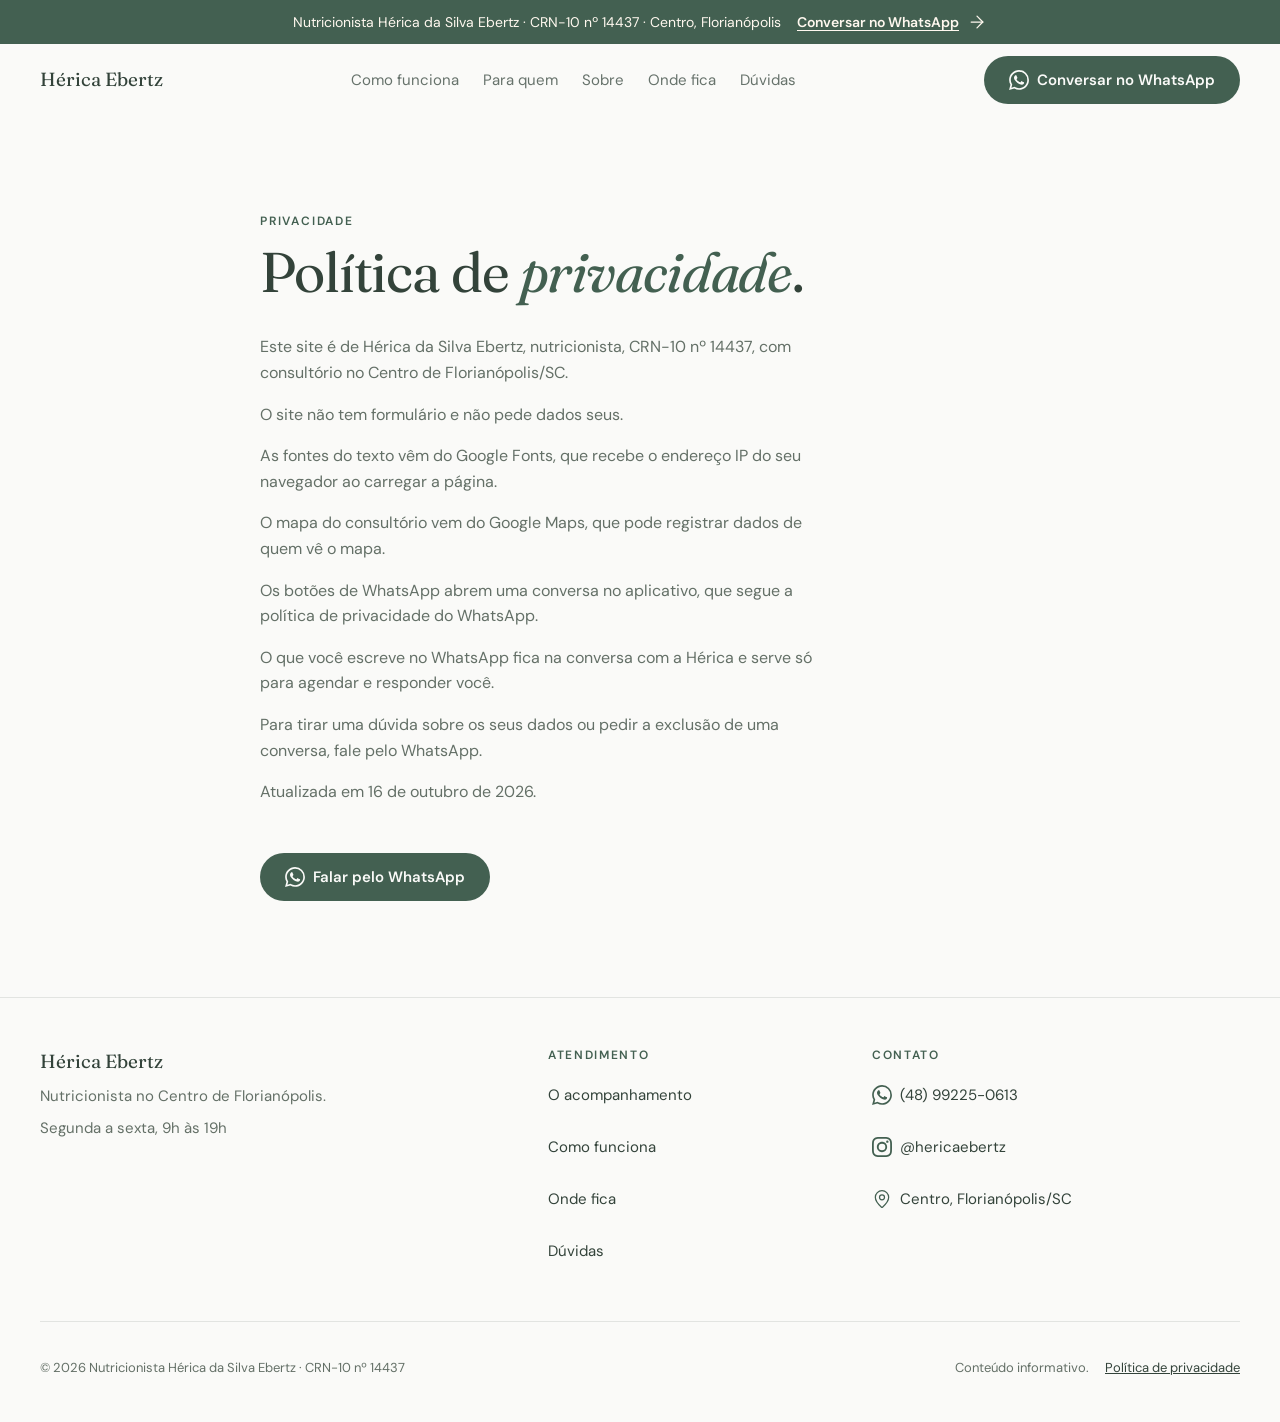
<file: politica-de-privacidade.html>
<!DOCTYPE html>
<html lang="pt-BR">
<head>
<meta charset="UTF-8">
<meta name="viewport" content="width=device-width, initial-scale=1">
<!-- PRÉ-VENDA: não remover até o Armin fechar a venda -->
<meta name="robots" content="noindex, nofollow">
<title>Política de privacidade | Hérica Ebertz</title>
<meta name="description" content="Como o site de Hérica Ebertz, nutricionista no Centro de Florianópolis, trata os seus dados: sem formulário, contato pelo WhatsApp.">
<meta property="og:title" content="Política de privacidade | Hérica Ebertz">
<meta property="og:description" content="Como o site de Hérica Ebertz, nutricionista no Centro de Florianópolis, trata os seus dados: sem formulário, contato pelo WhatsApp.">
<meta property="og:type" content="website">
<meta property="og:locale" content="pt_BR">
<meta name="theme-color" content="#FAFAF8">
<link rel="icon" href="data:image/svg+xml,%3Csvg%20xmlns='http://www.w3.org/2000/svg'%20viewBox='0%200%2064%2064'%3E%3Crect%20width='64'%20height='64'%20rx='14'%20fill='%23FAFAF8'/%3E%3Ctext%20x='32'%20y='43'%20text-anchor='middle'%20font-family='Georgia%2Cserif'%20font-style='italic'%20font-size='30'%20fill='%23436051'%3EHE%3C/text%3E%3C/svg%3E">
<link rel="preconnect" href="https://fonts.googleapis.com">
<link rel="preconnect" href="https://fonts.gstatic.com" crossorigin>
<link href="https://fonts.googleapis.com/css2?family=DM+Sans:opsz,wght@9..40,400;9..40,600&amp;family=Fraunces:ital,opsz,wght@0,9..144,400;0,9..144,500;1,9..144,400&amp;display=swap" rel="stylesheet">
<link rel="stylesheet" href="assets/css/base.css">
<link rel="stylesheet" href="assets/css/style.css">
</head>
<body>
<a class="pular-conteudo" href="#conteudo">Pular para o conteúdo</a>

<div class="faixa">
  <p class="container faixa__linha">
    <span><span class="so-computador">Nutricionista </span>Hérica da Silva <span class="nowrap">Ebertz · CRN-10 nº 14437</span><span class="so-computador"> · Centro, Florianópolis</span></span>
    <a class="faixa__link so-computador" href="https://wa.me/5548992250613?text=Oi%2C%20H%C3%A9rica%21%20Vim%20pelo%20site%20e%20quero%20saber%20como%20funciona%20o%20acompanhamento." target="_blank" rel="noopener">Conversar no WhatsApp<svg aria-hidden="true" focusable="false" class="icone icone--arrow-right" xmlns="http://www.w3.org/2000/svg" width="24" height="24" viewBox="0 0 24 24" fill="none" stroke="currentColor" stroke-width="1.5" stroke-linecap="round" stroke-linejoin="round" ><path d="M5 12h14" /><path d="m12 5 7 7-7 7" /></svg></a>
  </p>
</div>

<header class="cabecalho" data-header>
  <div class="container cabecalho__linha">
    <a class="marca" href="index.html">Hérica Ebertz</a>
    <nav class="cabecalho__nav" aria-label="Seções">
      <ul role="list">
        <li><a href="index.html#como-funciona">Como funciona</a></li>
        <li class="nav-extra"><a href="index.html#para-quem">Para quem</a></li>
        <li><a href="index.html#sobre">Sobre</a></li>
        <li class="nav-extra"><a href="index.html#onde-fica">Onde fica</a></li>
        <li><a href="index.html#duvidas">Dúvidas</a></li>
      </ul>
    </nav>
    <a class="botao botao--primario cabecalho__cta" href="https://wa.me/5548992250613?text=Oi%2C%20H%C3%A9rica%21%20Vim%20pelo%20site%20e%20quero%20saber%20como%20funciona%20o%20acompanhamento." target="_blank" rel="noopener"><svg class="icone icone--marca" width="24" height="24" fill="currentColor" aria-hidden="true" focusable="false" role="img" viewBox="0 0 24 24" xmlns="http://www.w3.org/2000/svg"><path d="M17.472 14.382c-.297-.149-1.758-.867-2.03-.967-.273-.099-.471-.148-.67.15-.197.297-.767.966-.94 1.164-.173.199-.347.223-.644.075-.297-.15-1.255-.463-2.39-1.475-.883-.788-1.48-1.761-1.653-2.059-.173-.297-.018-.458.13-.606.134-.133.298-.347.446-.52.149-.174.198-.298.298-.497.099-.198.05-.371-.025-.52-.075-.149-.669-1.612-.916-2.207-.242-.579-.487-.5-.669-.51-.173-.008-.371-.01-.57-.01-.198 0-.52.074-.792.372-.272.297-1.04 1.016-1.04 2.479 0 1.462 1.065 2.875 1.213 3.074.149.198 2.096 3.2 5.077 4.487.709.306 1.262.489 1.694.625.712.227 1.36.195 1.871.118.571-.085 1.758-.719 2.006-1.413.248-.694.248-1.289.173-1.413-.074-.124-.272-.198-.57-.347m-5.421 7.403h-.004a9.87 9.87 0 01-5.031-1.378l-.361-.214-3.741.982.998-3.648-.235-.374a9.86 9.86 0 01-1.51-5.26c.001-5.45 4.436-9.884 9.888-9.884 2.64 0 5.122 1.03 6.988 2.898a9.825 9.825 0 012.893 6.994c-.003 5.45-4.437 9.884-9.885 9.884m8.413-18.297A11.815 11.815 0 0012.05 0C5.495 0 .16 5.335.157 11.892c0 2.096.547 4.142 1.588 5.945L.057 24l6.305-1.654a11.882 11.882 0 005.683 1.448h.005c6.554 0 11.89-5.335 11.893-11.893a11.821 11.821 0 00-3.48-8.413Z"/></svg><span class="cta-longo">Conversar no WhatsApp</span><span class="cta-curto">WhatsApp</span></a>
  </div>
</header>

<main id="conteudo">
  <section class="pagina" data-heroi>
    <div class="container--estreito">
      <p class="rotulo">PRIVACIDADE</p>
      <h1 class="pagina__titulo">Política de <em>privacidade</em>.</h1>
      <div class="pagina__corpo">
        <p>Este site é de Hérica da Silva Ebertz, nutricionista, <span class="nowrap">CRN-10 nº 14437</span>, com consultório no Centro de Florianópolis/SC.</p>
        <p>O site não tem formulário e não pede dados seus.</p>
        <p>As fontes do texto vêm do Google Fonts, que recebe o endereço IP do seu navegador ao carregar a página.</p>
        <p>O mapa do consultório vem do Google Maps, que pode registrar dados de quem vê o mapa.</p>
        <p>Os botões de WhatsApp abrem uma conversa no aplicativo, que segue a política de privacidade do WhatsApp.</p>
        <p>O que você escreve no WhatsApp fica na conversa com a Hérica e serve só para agendar e responder você.</p>
        <p>Para tirar uma dúvida sobre os seus dados ou pedir a exclusão de uma conversa, fale pelo WhatsApp.</p>
        <p>Atualizada em 16 de outubro de 2026.</p>
      </div>
      <div class="pagina__acoes">
        <a class="botao botao--primario" href="https://wa.me/5548992250613?text=Oi%2C%20H%C3%A9rica%21%20Tenho%20uma%20d%C3%BAvida%20sobre%20os%20meus%20dados%20no%20site." target="_blank" rel="noopener"><svg class="icone icone--marca" width="24" height="24" fill="currentColor" aria-hidden="true" focusable="false" role="img" viewBox="0 0 24 24" xmlns="http://www.w3.org/2000/svg"><path d="M17.472 14.382c-.297-.149-1.758-.867-2.03-.967-.273-.099-.471-.148-.67.15-.197.297-.767.966-.94 1.164-.173.199-.347.223-.644.075-.297-.15-1.255-.463-2.39-1.475-.883-.788-1.48-1.761-1.653-2.059-.173-.297-.018-.458.13-.606.134-.133.298-.347.446-.52.149-.174.198-.298.298-.497.099-.198.05-.371-.025-.52-.075-.149-.669-1.612-.916-2.207-.242-.579-.487-.5-.669-.51-.173-.008-.371-.01-.57-.01-.198 0-.52.074-.792.372-.272.297-1.04 1.016-1.04 2.479 0 1.462 1.065 2.875 1.213 3.074.149.198 2.096 3.2 5.077 4.487.709.306 1.262.489 1.694.625.712.227 1.36.195 1.871.118.571-.085 1.758-.719 2.006-1.413.248-.694.248-1.289.173-1.413-.074-.124-.272-.198-.57-.347m-5.421 7.403h-.004a9.87 9.87 0 01-5.031-1.378l-.361-.214-3.741.982.998-3.648-.235-.374a9.86 9.86 0 01-1.51-5.26c.001-5.45 4.436-9.884 9.888-9.884 2.64 0 5.122 1.03 6.988 2.898a9.825 9.825 0 012.893 6.994c-.003 5.45-4.437 9.884-9.885 9.884m8.413-18.297A11.815 11.815 0 0012.05 0C5.495 0 .16 5.335.157 11.892c0 2.096.547 4.142 1.588 5.945L.057 24l6.305-1.654a11.882 11.882 0 005.683 1.448h.005c6.554 0 11.89-5.335 11.893-11.893a11.821 11.821 0 00-3.48-8.413Z"/></svg>Falar pelo WhatsApp</a>
      </div>
    </div>
  </section>
</main>

<footer class="rodape">
  <div class="container">
    <div class="rodape__grade">
      <div class="rodape__sobre">
        <p class="rodape__marca">Hérica Ebertz</p>
        <p>Nutricionista no Centro de Florianópolis.</p>
        <p>Segunda a sexta, 9h às 19h</p>
      </div>
      <nav aria-label="Atendimento">
        <p class="rodape__titulo">ATENDIMENTO</p>
        <ul class="rodape__lista" role="list">
          <li><a href="index.html#areas">O acompanhamento</a></li>
          <li><a href="index.html#como-funciona">Como funciona</a></li>
          <li><a href="index.html#onde-fica">Onde fica</a></li>
          <li><a href="index.html#duvidas">Dúvidas</a></li>
        </ul>
      </nav>
      <div>
        <p class="rodape__titulo">CONTATO</p>
        <ul class="rodape__lista" role="list">
          <li><a href="https://wa.me/5548992250613?text=Oi%2C%20H%C3%A9rica%21%20Vim%20pelo%20site%20e%20quero%20saber%20como%20funciona%20o%20acompanhamento." target="_blank" rel="noopener"><svg class="icone icone--marca" width="24" height="24" fill="currentColor" aria-hidden="true" focusable="false" role="img" viewBox="0 0 24 24" xmlns="http://www.w3.org/2000/svg"><path d="M17.472 14.382c-.297-.149-1.758-.867-2.03-.967-.273-.099-.471-.148-.67.15-.197.297-.767.966-.94 1.164-.173.199-.347.223-.644.075-.297-.15-1.255-.463-2.39-1.475-.883-.788-1.48-1.761-1.653-2.059-.173-.297-.018-.458.13-.606.134-.133.298-.347.446-.52.149-.174.198-.298.298-.497.099-.198.05-.371-.025-.52-.075-.149-.669-1.612-.916-2.207-.242-.579-.487-.5-.669-.51-.173-.008-.371-.01-.57-.01-.198 0-.52.074-.792.372-.272.297-1.04 1.016-1.04 2.479 0 1.462 1.065 2.875 1.213 3.074.149.198 2.096 3.2 5.077 4.487.709.306 1.262.489 1.694.625.712.227 1.36.195 1.871.118.571-.085 1.758-.719 2.006-1.413.248-.694.248-1.289.173-1.413-.074-.124-.272-.198-.57-.347m-5.421 7.403h-.004a9.87 9.87 0 01-5.031-1.378l-.361-.214-3.741.982.998-3.648-.235-.374a9.86 9.86 0 01-1.51-5.26c.001-5.45 4.436-9.884 9.888-9.884 2.64 0 5.122 1.03 6.988 2.898a9.825 9.825 0 012.893 6.994c-.003 5.45-4.437 9.884-9.885 9.884m8.413-18.297A11.815 11.815 0 0012.05 0C5.495 0 .16 5.335.157 11.892c0 2.096.547 4.142 1.588 5.945L.057 24l6.305-1.654a11.882 11.882 0 005.683 1.448h.005c6.554 0 11.89-5.335 11.893-11.893a11.821 11.821 0 00-3.48-8.413Z"/></svg>(48) 99225-0613</a></li>
          <li><a href="https://www.instagram.com/hericaebertz/" target="_blank" rel="noopener"><svg class="icone icone--marca" width="24" height="24" fill="currentColor" aria-hidden="true" focusable="false" role="img" viewBox="0 0 24 24" xmlns="http://www.w3.org/2000/svg"><path d="M7.0301.084c-1.2768.0602-2.1487.264-2.911.5634-.7888.3075-1.4575.72-2.1228 1.3877-.6652.6677-1.075 1.3368-1.3802 2.127-.2954.7638-.4956 1.6365-.552 2.914-.0564 1.2775-.0689 1.6882-.0626 4.947.0062 3.2586.0206 3.6671.0825 4.9473.061 1.2765.264 2.1482.5635 2.9107.308.7889.72 1.4573 1.388 2.1228.6679.6655 1.3365 1.0743 2.1285 1.38.7632.295 1.6361.4961 2.9134.552 1.2773.056 1.6884.069 4.9462.0627 3.2578-.0062 3.668-.0207 4.9478-.0814 1.28-.0607 2.147-.2652 2.9098-.5633.7889-.3086 1.4578-.72 2.1228-1.3881.665-.6682 1.0745-1.3378 1.3795-2.1284.2957-.7632.4966-1.636.552-2.9124.056-1.2809.0692-1.6898.063-4.948-.0063-3.2583-.021-3.6668-.0817-4.9465-.0607-1.2797-.264-2.1487-.5633-2.9117-.3084-.7889-.72-1.4568-1.3876-2.1228C21.2982 1.33 20.628.9208 19.8378.6165 19.074.321 18.2017.1197 16.9244.0645 15.6471.0093 15.236-.005 11.977.0014 8.718.0076 8.31.0215 7.0301.0839m.1402 21.6932c-1.17-.0509-1.8053-.2453-2.2287-.408-.5606-.216-.96-.4771-1.3819-.895-.422-.4178-.6811-.8186-.9-1.378-.1644-.4234-.3624-1.058-.4171-2.228-.0595-1.2645-.072-1.6442-.079-4.848-.007-3.2037.0053-3.583.0607-4.848.05-1.169.2456-1.805.408-2.2282.216-.5613.4762-.96.895-1.3816.4188-.4217.8184-.6814 1.3783-.9003.423-.1651 1.0575-.3614 2.227-.4171 1.2655-.06 1.6447-.072 4.848-.079 3.2033-.007 3.5835.005 4.8495.0608 1.169.0508 1.8053.2445 2.228.408.5608.216.96.4754 1.3816.895.4217.4194.6816.8176.9005 1.3787.1653.4217.3617 1.056.4169 2.2263.0602 1.2655.0739 1.645.0796 4.848.0058 3.203-.0055 3.5834-.061 4.848-.051 1.17-.245 1.8055-.408 2.2294-.216.5604-.4763.96-.8954 1.3814-.419.4215-.8181.6811-1.3783.9-.4224.1649-1.0577.3617-2.2262.4174-1.2656.0595-1.6448.072-4.8493.079-3.2045.007-3.5825-.006-4.848-.0608M16.953 5.5864A1.44 1.44 0 1 0 18.39 4.144a1.44 1.44 0 0 0-1.437 1.4424M5.8385 12.012c.0067 3.4032 2.7706 6.1557 6.173 6.1493 3.4026-.0065 6.157-2.7701 6.1506-6.1733-.0065-3.4032-2.771-6.1565-6.174-6.1498-3.403.0067-6.156 2.771-6.1496 6.1738M8 12.0077a4 4 0 1 1 4.008 3.9921A3.9996 3.9996 0 0 1 8 12.0077"/></svg>@hericaebertz</a></li>
          <li><a href="https://www.google.com/maps/place/H%C3%A9rica+Ebertz+-+Nutricionista+em+Florian%C3%B3polis/data=!4m7!3m6!1s0x9527371d852b57f1:0xd34aabc1228b96c8!8m2!3d-27.5945333!4d-48.5495998!16s%2Fg%2F11ymzppvsy!19sChIJ8VcrhR03J5URyJaLIsGrStM" target="_blank" rel="noopener"><svg aria-hidden="true" focusable="false" class="icone icone--map-pin" xmlns="http://www.w3.org/2000/svg" width="24" height="24" viewBox="0 0 24 24" fill="none" stroke="currentColor" stroke-width="1.5" stroke-linecap="round" stroke-linejoin="round" ><path d="M20 10c0 4.993-5.539 10.193-7.399 11.799a1 1 0 0 1-1.202 0C9.539 20.193 4 14.993 4 10a8 8 0 0 1 16 0" /><circle cx="12" cy="10" r="3" /></svg>Centro, Florianópolis/SC</a></li>
        </ul>
      </div>
    </div>
    <div class="rodape__legal">
      <p>© 2026 Nutricionista Hérica da Silva <span class="nowrap">Ebertz · CRN-10 nº 14437</span></p>
      <p class="rodape__legal-links"><span>Conteúdo informativo.</span><a href="politica-de-privacidade.html">Política de privacidade</a></p>
    </div>
  </div>
</footer>

<script src="assets/js/lenis.min.js" defer></script>
<script src="assets/js/main.js" defer></script>
<script src="assets/js/movimento.js" defer></script>
</body>
</html>
</file>
<file: assets/css/base.css>
/* base.css — regras fixas da agência. NÃO EDITAR por projeto.
   Tokens de cor, fonte, raio e sombra do cliente ficam em style.css.
   Escala e regras descritas em specs/design.md §0. */

:root {
  /* Espaçamento: escala fechada. Nenhum margin/padding/gap fora daqui. */
  --space-1: 0.25rem;  /*   4px */
  --space-2: 0.5rem;   /*   8px */
  --space-3: 0.75rem;  /*  12px */
  --space-4: 1rem;     /*  16px */
  --space-5: 1.5rem;   /*  24px */
  --space-6: 2rem;     /*  32px */
  --space-7: 3rem;     /*  48px */
  --space-8: 4rem;     /*  64px */
  --space-9: 6rem;     /*  96px */
  --space-10: 8rem;    /* 128px */

  --section-y: var(--space-8);          /* celular e tablet: 64px */
  --gutter: var(--space-5);             /* 24px */
  --container: 1200px;
  --container-narrow: 760px;

  /* Ícones: só estes dois tamanhos (+ círculo de card) */
  --icone-linha: 20px;
  --icone-card: 24px;
  --icone-circulo: 48px;

  --toque-min: 44px;
  --header-h: 72px;

  --ease-out: cubic-bezier(0.22, 1, 0.36, 1);
  --dur-fast: 0.14s;
  --dur-base: 0.24s;
  --dur-slow: 0.42s;
}
@media (min-width: 900px) {
  :root { --section-y: var(--space-9); --gutter: var(--space-6); }  /* 96px / 32px */
}
@media (max-width: 399px) {
  :root { --gutter: 1.25rem; }  /* 20px: única exceção à escala, só na borda da tela */
}

/* Reset enxuto */
*, *::before, *::after { box-sizing: border-box; }
html { -webkit-text-size-adjust: 100%; overflow-x: clip; scroll-behavior: smooth; }
body { margin: 0; overflow-x: clip; min-height: 100vh; text-rendering: optimizeLegibility; -webkit-font-smoothing: antialiased; }
h1, h2, h3, h4, p, figure, blockquote, ul, ol, dl { margin: 0; }
ul[role="list"], ol[role="list"] { list-style: none; padding: 0; }
img, picture, svg, video { display: block; max-width: 100%; }
img { height: auto; }
input, button, textarea, select { font: inherit; color: inherit; }
button { cursor: pointer; }
a { color: inherit; }
[hidden] { display: none !important; }
:target, [id] { scroll-margin-top: calc(var(--header-h) + var(--space-4)); }

/* Estrutura */
.container { width: min(100% - 2 * var(--gutter), var(--container)); margin-inline: auto; }
.container--estreito { width: min(100% - 2 * var(--gutter), var(--container-narrow)); margin-inline: auto; }
.secao { padding-block: var(--section-y); }

/* Imagens: sempre cobrem o espaço reservado, sem distorcer */
.midia { position: relative; overflow: hidden; }
.midia > img, .midia > picture, .midia > picture > img { width: 100%; height: 100%; object-fit: cover; }
.proporcao-heroi   { aspect-ratio: 4 / 5; }
.proporcao-card    { aspect-ratio: 4 / 3; }
.proporcao-retrato { aspect-ratio: 4 / 5; }
.proporcao-avatar  { aspect-ratio: 1 / 1; border-radius: 50%; }
@media (min-width: 900px) { .proporcao-heroi { aspect-ratio: 3 / 2; } }

/* Ícones (gerados por ~/agencia/scripts/icone.mjs) */
.icone { width: var(--icone-card); height: var(--icone-card); flex-shrink: 0; }
.icone--linha, .botao .icone, p .icone, li .icone { width: var(--icone-linha); height: var(--icone-linha); }
.icone-circulo {
  display: inline-grid; place-items: center;
  width: var(--icone-circulo); height: var(--icone-circulo); border-radius: 50%;
}

/* Acessibilidade */
.pular-conteudo {
  position: absolute; left: var(--space-4); top: calc(-1 * var(--space-9)); z-index: 1000;
  padding: var(--space-3) var(--space-4); background: #fff; color: #000; border-radius: var(--space-2);
}
.pular-conteudo:focus { top: var(--space-3); }
:focus-visible { outline: 3px solid var(--focus-ring, currentColor); outline-offset: 2px; }
.sr-only {
  position: absolute !important; width: 1px; height: 1px; padding: 0; margin: -1px;
  overflow: hidden; clip: rect(0 0 0 0); white-space: nowrap; border: 0;
}
a, button, [role="button"], input, select, textarea, summary { min-height: var(--toque-min); }
p a, li a { min-height: 0; }

/* Menu de celular: fechado = fora da tela E fora do teclado (lição: menu fechado recebia foco) */
.menu-celular { visibility: hidden; pointer-events: none; }
.menu-celular[data-aberto="true"] { visibility: visible; pointer-events: auto; }
body[data-menu="true"] { overflow: hidden; }

/* Entrada de seção (main.js adiciona .visivel). Sem JS, tudo aparece. */
.js .revelar { opacity: 0; transform: translateY(16px); transition: opacity var(--dur-slow) var(--ease-out), transform var(--dur-slow) var(--ease-out); }
.js .revelar.visivel { opacity: 1; transform: none; }

/* Botão fixo de WhatsApp no celular: aparece em TODAS as páginas depois de rolar (lição: só funcionava na home) */
.whatsapp-fixo {
  position: fixed; left: var(--gutter); right: var(--gutter); bottom: var(--space-4); z-index: 90;
  display: flex; align-items: center; justify-content: center; gap: var(--space-2);
  min-height: 56px; border-radius: 999px; text-decoration: none;
  transform: translateY(calc(100% + var(--space-6))); transition: transform var(--dur-base) var(--ease-out);
}
.whatsapp-fixo[data-visivel="true"] { transform: none; }
@media (min-width: 900px) { .whatsapp-fixo { display: none; } }
/* Reserva o espaço do botão fixo no fim da página, senão ele cobre o último conteúdo (lição: Loredana) */
@media (max-width: 899px) { body:has(.whatsapp-fixo) { padding-bottom: calc(56px + var(--space-6)); } }

/* Caixa de foto real que falta (specs/design.md §0). Nunca pode sobrar sem registro em revisao/pendencias.md. */
.foto-pendente {
  display: grid; place-content: center; gap: var(--space-3);
  width: 100%; max-width: 100%; height: 100%; padding: var(--space-6); text-align: center;
  background: #f4f2f0; border: 2px dashed #b9b2aa; border-radius: inherit; color: #625c55;
}
.foto-pendente .icone { margin-inline: auto; opacity: .55; }
.foto-pendente__titulo { font-weight: 600; line-height: 1.45; color: #231f20; max-width: 34ch; margin-inline: auto; overflow-wrap: anywhere; }
.foto-pendente__meta { font-size: 0.875rem; }

/* Lenis (rolagem suave): o próprio Lenis põe html.lenis; com ele ativo, o scroll-behavior do CSS sai do caminho */
html.lenis, html.lenis body { height: auto; }
.lenis.lenis-smooth { scroll-behavior: auto !important; }
.lenis.lenis-smooth [data-lenis-prevent] { overscroll-behavior: contain; }
.lenis.lenis-stopped { overflow: clip; }
.lenis.lenis-smooth iframe { pointer-events: none; }

/* Movimento reduzido: desliga tudo */
@media (prefers-reduced-motion: reduce) {
  html { scroll-behavior: auto; }
  *, *::before, *::after { animation: none !important; transition: none !important; }
  .js .revelar { opacity: 1; transform: none; }
}

/* "Onde fica": mapa + cartão de endereço (componentes/mapa.html, §0 "Mapa"). Regra do Armin, 15/10/2026.
   O mapa não captura toque nem roda (senão prende a rolagem e o Lenis): clicar abre o Google Maps. */
.local__grade { display: grid; gap: var(--space-6); }
.local__cartao { display: flex; flex-direction: column; gap: var(--space-4); }
.local__endereco { font-style: normal; line-height: 1.6; }
.local__fatos { display: none; }
.local__fatos li { display: flex; align-items: flex-start; gap: var(--space-3); }
.local__acoes { display: flex; flex-wrap: wrap; gap: var(--space-3); margin-top: var(--space-2); }
.local__so-computador { display: none; }
.local__mapa { position: relative; display: block; order: -1; aspect-ratio: 4 / 3; overflow: hidden; border-radius: var(--raio, 0); background: var(--local-fundo, #eceae6); }
.local__mapa iframe { position: absolute; inset: 0; width: 100%; height: 100%; border: 0; pointer-events: none; }
.local__selo { position: absolute; right: var(--space-3); bottom: var(--space-3); display: inline-flex; align-items: center; gap: var(--space-2); min-height: var(--toque-min); padding-inline: var(--space-4); border-radius: 999px; background: #fff; color: #1f1f1f; font-size: 0.875rem; font-weight: 600; box-shadow: 0 1px 4px rgb(0 0 0 / 0.18); }
.local__mapa:focus-visible { outline: 3px solid currentColor; outline-offset: 3px; }
@media (min-width: 900px) {
  .local__grade { grid-template-columns: 5fr 7fr; gap: 0; align-items: stretch; border: 1px solid var(--local-borda, rgb(0 0 0 / 0.12)); border-radius: var(--raio, 0); overflow: hidden; }
  .local__cartao { padding: var(--space-7); background: var(--local-fundo, transparent); justify-content: center; }
  .local__fatos { display: grid; gap: var(--space-3); padding-block: var(--space-4); border-block: 1px solid var(--local-borda, rgb(0 0 0 / 0.12)); }
  .local__so-computador { display: inline-flex; }
  .local__mapa { order: 0; aspect-ratio: auto; min-height: 440px; border-radius: 0; }
}
</file>
<file: assets/css/style.css>
/* style.css — tokens e componentes do site da Hérica Ebertz, a partir de specs/design.md §1–§11.
   Espaçamento SEMPRE com var(--space-N) de base.css. Media queries de cada componente vêm DEPOIS das regras base dele. */

/* ---------- Tokens ---------- */
:root {
  --papel: #FAFAF8;
  --linho: #F2F1EC;
  --branco: #FFFFFF;
  --verde: #436051;
  --verde-hover: #334A3E;
  --verde-suave: #5A7466;
  --floresta: #33433A;
  --texto: #647067;
  --menta: #CDE0D2;
  --creme: #FFF8EF;
  --agua: #A9CAD6;           /* só decorativo, nunca texto */
  --fio: rgba(51, 67, 58, .12);

  --surface-1: var(--papel);
  --surface-2: var(--linho);
  --brand: var(--verde);
  --text-2: var(--texto);
  --accent: var(--agua);
  --focus-ring: var(--verde);

  --fonte-titulo: "Fraunces", Georgia, serif;
  --fonte-texto: "DM Sans", system-ui, -apple-system, "Segoe UI", sans-serif;

  --raio-pilula: 999px;
  --raio: 24px;
  --raio-card: 16px;
  --sombra-foto: 0 30px 60px -42px rgba(51, 67, 58, .45);
  --sombra-card-celular: 0 34px 64px -34px rgba(51, 67, 58, .55), 0 10px 24px -14px rgba(51, 67, 58, .28);
  --curva: cubic-bezier(.2, .7, .2, 1);

  --local-fundo: var(--branco);
  --local-borda: var(--fio);

  /* Tetos de exibição (largura natural / 1,5) e eixo do tablet */
  --teto-heroi: 720px;
  --teto-heroi-celular: 576px;
  --teto-sobre: 480px;
  --teto-funciona: 480px;
  --eixo-tablet: 560px;
  --apoio-max: 505px;
}

/* ---------- Base ---------- */
body {
  background: var(--papel);
  color: var(--texto);
  font-family: var(--fonte-texto);
  font-size: 1rem;
  line-height: 1.6;
}
h1, h2, h3 {
  font-family: var(--fonte-titulo);
  font-weight: 400;
  color: var(--floresta);
  font-optical-sizing: auto;
  text-wrap: balance;
}
h1 em, h2 em, h3 em { font-style: italic; color: var(--verde); white-space: nowrap; }
.nowrap { white-space: nowrap; }
html.lenis [id] { scroll-margin-top: 0; }

.so-computador { display: none; }
@media (min-width: 900px) {
  .so-computador { display: inline; }
  .so-celular { display: none; }
}

/* Tablet: um eixo só de 560px para todas as variantes de container */
@media (min-width: 600px) and (max-width: 899px) {
  .container, .container--estreito { width: min(100% - 2 * var(--gutter), var(--eixo-tablet)); }
}

/* ---------- Rótulo, títulos de seção ---------- */
.rotulo {
  font-size: .75rem;
  font-weight: 600;
  letter-spacing: .15em;
  text-transform: uppercase;
  color: var(--verde);
  line-height: 1.5;
}
.titulo-secao { font-size: 1.75rem; line-height: 1.12; letter-spacing: -.02em; }
.cabeca { display: grid; gap: var(--space-3); margin-bottom: var(--space-6); }
.cabeca .titulo-secao + .apoio { margin-top: var(--space-1); }
.cabeca--centro { text-align: center; justify-items: center; }
.apoio { max-width: var(--apoio-max); }
@media (min-width: 900px) {
  .titulo-secao { font-size: 2.625rem; line-height: 1.06; }
  .cabeca { margin-bottom: var(--space-7); }
}

/* ---------- Filtro de filme (todas as fotos) ---------- */
.filme { position: relative; display: block; overflow: hidden; }
.filme img {
  width: 100%; height: 100%; object-fit: cover;
  filter: saturate(.85) contrast(.95) brightness(1.03) sepia(.08);
}
.filme::after {
  content: ""; position: absolute; inset: 0; pointer-events: none;
  background: rgba(255, 248, 239, .06);
}

/* ---------- Botões (pílula, altura 48) ---------- */
.botao {
  display: inline-flex; align-items: center; justify-content: center; gap: var(--space-2);
  min-height: 48px;
  padding: var(--space-3) var(--space-5);
  border-radius: var(--raio-pilula);
  border: 1px solid transparent;
  font-family: var(--fonte-texto);
  font-size: .9375rem;
  font-weight: 600;
  line-height: 1.2;
  text-decoration: none;
  white-space: nowrap;
  transition: background-color .25s var(--curva), border-color .25s var(--curva), color .25s var(--curva);
}
.botao .icone { width: var(--icone-linha); height: var(--icone-linha); }
.botao--primario { background: var(--verde); color: var(--papel); }
.botao--primario:hover { background: var(--verde-hover); }
.botao--contorno { background: transparent; color: var(--floresta); border-color: var(--fio); }
.botao--contorno:hover { border-color: var(--floresta); }
.botao--suave { background: var(--verde-suave); color: var(--papel); }
.botao--suave:hover { background: var(--verde); }
.botao--claro { background: var(--papel); color: var(--verde); }
.botao--claro:hover { background: var(--creme); }

/* ---------- Faixa de registro ---------- */
.faixa { background: var(--verde); color: var(--creme); font-size: .875rem; --focus-ring: var(--creme); }
.faixa__linha {
  display: flex; flex-wrap: wrap; align-items: center; justify-content: center;
  column-gap: var(--space-4);
  min-height: 40px;
  padding-block: var(--space-2);
  text-align: center;
  line-height: 1.45;
}
.faixa__link {
  display: inline-flex; align-items: center; gap: var(--space-2);
  min-height: var(--toque-min);
  font-weight: 600; text-decoration: underline; text-underline-offset: 3px;
}
.faixa__link .icone { width: var(--icone-linha); height: var(--icone-linha); }
@media (max-width: 899px) {
  .faixa__link { display: none; }
}
@media (min-width: 900px) {
  .faixa__linha { padding-block: 0; }
}

/* ---------- Cabeçalho (fixo, modo B) ---------- */
.cabecalho {
  position: sticky; top: 0; z-index: 50;
  background: rgba(250, 250, 248, 0);
  transition: background-color .3s var(--curva);
}
.cabecalho[data-solido] {
  background: rgba(250, 250, 248, .82);
  -webkit-backdrop-filter: blur(14px);
  backdrop-filter: blur(14px);
  box-shadow: 0 1px 0 var(--fio);
}
.cabecalho__linha {
  display: flex; align-items: center; justify-content: space-between; gap: var(--space-4);
  min-height: 72px;
  padding-block: var(--space-3);
}
.marca {
  display: inline-flex; align-items: center;
  font-family: var(--fonte-titulo);
  font-size: 1.0625rem;
  line-height: 1.15;
  color: var(--floresta);
  text-decoration: none;
  min-width: 0;
}
.cabecalho__nav { display: none; }
.cabecalho__cta { flex-shrink: 0; }
.cabecalho__cta .cta-longo { display: none; }
@media (min-width: 900px) {
  .marca { flex-shrink: 0; font-size: 1.1875rem; white-space: nowrap; }
  .cabecalho__nav { display: block; }
  .cabecalho__nav ul { display: flex; gap: var(--space-5); }
  .cabecalho__nav a {
    display: inline-flex; align-items: center;
    min-height: var(--toque-min);
    font-size: .9375rem; color: var(--floresta); text-decoration: none; white-space: nowrap;
    opacity: .74; transition: opacity .2s ease;
  }
  .cabecalho__nav a:hover { opacity: 1; }
  .cabecalho__cta .cta-longo { display: inline; }
  .cabecalho__cta .cta-curto { display: none; }
}
@media (min-width: 900px) and (max-width: 1099px) {
  .cabecalho__nav .nav-extra { display: none; }
}

/* ---------- Herói ---------- */
.heroi { display: grid; padding-top: var(--space-7); padding-bottom: var(--space-7); }
.heroi__texto {
  display: grid; justify-items: center; text-align: center;
  padding-inline: var(--gutter);
}
.heroi__nome {
  margin-top: var(--space-3);
  font-size: 2.75rem;
  line-height: 1.06;
  letter-spacing: -.035em;
  font-variation-settings: "opsz" 144;
}
.heroi__sub { margin-top: var(--space-4); font-size: 1.0625rem; line-height: 1.6; max-width: 34em; }
.heroi__botoes {
  display: grid; gap: var(--space-3);
  width: min(100%, 400px);
  margin-top: var(--space-6);
}
.heroi__foto {
  width: min(100%, var(--teto-heroi-celular));
  justify-self: center;
  margin-top: var(--space-6);
  aspect-ratio: 4 / 5;
  border-radius: 0 0 var(--raio) var(--raio);
  -webkit-mask-image: linear-gradient(to bottom, transparent 0, #000 12%);
  mask-image: linear-gradient(to bottom, transparent 0, #000 12%);
}
.heroi__foto picture, .heroi__foto img { width: 100%; height: 100%; }
.heroi__foto img { object-position: 50% 30%; }
.chips {
  display: flex; flex-wrap: wrap; justify-content: center; gap: var(--space-3);
  margin-top: var(--space-5);
}
.chips[role="list"] { padding-inline: var(--gutter); }
.chips li {
  display: inline-flex; align-items: center;
  padding: var(--space-2) var(--space-4);
  border-radius: var(--raio-pilula);
  background: var(--linho);
  border: 1px solid rgba(51, 67, 58, .08);
  color: var(--floresta);
  font-size: .75rem; font-weight: 600; letter-spacing: .06em; text-transform: uppercase;
  line-height: 1.3;
}
@media (max-width: 359px) {
  .heroi__nome { font-size: 2.5rem; }
}
@media (min-width: 600px) and (max-width: 899px) {
  .heroi__texto, .chips[role="list"] { width: min(100%, var(--eixo-tablet)); justify-self: center; padding-inline: 0; }
  .heroi__foto { width: min(100%, var(--eixo-tablet)); }
}
@media (min-width: 900px) {
  .heroi {
    grid-template-columns: minmax(0, 1fr) min(46vw, var(--teto-heroi));
    grid-template-rows: auto auto;
    column-gap: var(--space-6);
    padding-top: var(--space-9);
    padding-bottom: var(--space-7);
    padding-inline-start: max(var(--gutter), (100% - var(--container)) / 2);
  }
  .heroi__texto {
    grid-column: 1; grid-row: 1;
    justify-items: start; text-align: left; align-content: start;
    padding-inline: 0;
    max-width: 635px;
  }
  .heroi__nome { font-size: clamp(64px, 8.6vw, 124px); white-space: nowrap; }
  .heroi__sub { font-size: 1.5rem; max-width: 24em; }
  .heroi__botoes { display: flex; flex-wrap: wrap; width: auto; margin-top: var(--space-7); }
  .chips {
    grid-column: 1; grid-row: 2; align-self: end;
    justify-content: flex-start;
    max-width: 635px;
    margin-top: var(--space-7);
  }
  .chips[role="list"] { padding-inline: 0; }
  .heroi__foto {
    grid-column: 2; grid-row: 1 / 3; align-self: end;
    width: 100%;
    margin-top: 0;
    aspect-ratio: 3 / 2;
    border-radius: var(--raio) 0 0 var(--raio);
    -webkit-mask-image: linear-gradient(to right, transparent 0, #000 12%);
    mask-image: linear-gradient(to right, transparent 0, #000 12%);
  }
}

/* ---------- Áreas (5 cards de foto) ---------- */
.areas { padding-top: var(--space-7); padding-bottom: var(--space-7); }
.cards-area {
  display: flex; gap: var(--space-4);
  overflow-x: auto;
  scroll-snap-type: x mandatory;
  scroll-padding-inline: var(--gutter);
  scrollbar-width: none;
}
.cards-area[role="list"] { padding-inline: var(--gutter); padding-bottom: var(--space-6); }
.cards-area::-webkit-scrollbar { display: none; }
.cards-area > li { flex: 0 0 min(78%, 300px); scroll-snap-align: start; }
.card-foto {
  position: relative;
  aspect-ratio: 4 / 5;
  border-radius: var(--raio-card);
  overflow: hidden;
  box-shadow: var(--sombra-card-celular);
  transition: transform .4s var(--curva);
}
.card-foto .filme { position: absolute; inset: 0; }
.card-foto img { object-position: 50% 35%; transition: transform .4s var(--curva); }
.card-foto::before {
  content: ""; position: absolute; inset: 0; z-index: 1; pointer-events: none;
  background: linear-gradient(to top, rgba(31, 40, 35, .9) 0, rgba(31, 40, 35, .74) 32%, rgba(31, 40, 35, .38) 48%, rgba(31, 40, 35, 0) 64%);
}
.card-foto__texto {
  position: absolute; left: 0; right: 0; bottom: 0; z-index: 2;
  display: grid; gap: var(--space-1);
  padding: var(--space-4);
  color: #fff;
}
.card-foto h3 { color: #fff; font-size: 1.125rem; font-weight: 500; line-height: 1.12; }
.card-foto p { font-size: .8125rem; line-height: 1.4; color: rgba(255, 255, 255, .92); }
.arraste {
  display: flex; align-items: center; justify-content: center; gap: var(--space-2);
  font-size: .875rem; color: var(--floresta);
}
.arraste .icone { width: var(--icone-linha); height: var(--icone-linha); }
.areas__convite {
  display: grid; justify-items: center; gap: var(--space-4);
  margin-top: var(--space-6);
  text-align: center;
}
.areas__convite p { color: var(--floresta); }
@media (min-width: 600px) and (max-width: 899px) {
  .cards-area[role="list"] { padding-inline: max(var(--gutter), (100% - var(--eixo-tablet)) / 2); scroll-padding-inline: max(var(--gutter), (100% - var(--eixo-tablet)) / 2); }
}
@media (min-width: 900px) {
  .cards-area {
    display: grid; grid-template-columns: repeat(5, minmax(0, 1fr)); gap: var(--space-5);
    overflow: visible;
    max-width: 1600px;
    margin-inline: auto;
  }
  .cards-area[role="list"] { padding-inline: var(--space-4); padding-bottom: 0; }
  .card-foto { box-shadow: none; }
  .card-foto:hover { transform: translateY(-4px); box-shadow: var(--sombra-foto); }
  .card-foto:hover img { transform: scale(1.04); }
  .arraste { display: none; }
  .areas__convite { margin-top: var(--space-7); }
}
/* 900–1199: cards estreitos, o texto ocupa mais altura; o véu acompanha a altura do próprio texto (contraste medido) */
@media (min-width: 900px) and (max-width: 1199px) {
  .card-foto__texto {
    padding-top: var(--space-7);
    background: linear-gradient(to top, rgba(31, 40, 35, .86) 0, rgba(31, 40, 35, .6) 60%, rgba(31, 40, 35, 0) 100%);
  }
}

/* ---------- Splits ---------- */
.splits { padding-top: var(--space-7); padding-bottom: var(--section-y); }
.splits__lista { display: grid; gap: var(--space-8); }
.split { display: grid; gap: var(--space-6); align-items: center; }
.split__midia {
  position: relative;
  width: 100%;
  aspect-ratio: 1 / 1;
  border-radius: var(--raio);
  box-shadow: var(--sombra-foto);
}
.split__midia .filme { position: absolute; inset: 0; border-radius: var(--raio); }
.split__texto { display: grid; justify-items: start; gap: var(--space-3); }
.split__titulo { font-size: 1.5rem; line-height: 1.12; }
.split__lede { margin-top: var(--space-1); }
.checks { display: grid; gap: var(--space-3); margin-top: var(--space-2); }
.checks li { display: grid; grid-template-columns: auto 1fr; gap: var(--space-3); align-items: start; color: var(--floresta); font-size: .9375rem; line-height: 1.5; }
.checks li span { text-wrap: pretty; }
.checks .icone { color: var(--verde); transform: translateY(1px); }
.split__texto .botao { margin-top: var(--space-4); }

/* Venn sobre a mesa posta */
.venn { position: absolute; inset: 0; z-index: 2; pointer-events: none; }
.venn__circulo {
  position: absolute;
  width: 40%; aspect-ratio: 1 / 1;
  border: 1px solid rgba(255, 248, 239, .9);
  border-radius: 50%;
  box-shadow: 0 0 0 1px rgba(51, 67, 58, .12);
}
.venn__circulo:nth-child(1) { left: 22%; top: 18%; }
.venn__circulo:nth-child(2) { left: 40%; top: 18%; border-color: var(--agua); }
.venn__circulo:nth-child(3) { left: 31%; top: 39%; }
.venn__rotulo {
  position: absolute; transform: translate(-50%, -50%);
  padding: var(--space-1) var(--space-3);
  border-radius: var(--raio-pilula);
  background: rgba(31, 40, 35, .78);
  color: var(--creme);
  font-size: .6875rem; font-weight: 600; letter-spacing: .14em; text-transform: uppercase;
  line-height: 1.4;
  white-space: nowrap;
}
.venn__rotulo--1 { left: 29%; top: 36%; }
.venn__rotulo--2 { left: 71%; top: 36%; }
.venn__rotulo--3 { left: 51%; top: 68%; }
@media (max-width: 599px) {
  .venn__rotulo { letter-spacing: .06em; padding-inline: var(--space-2); }
}

@media (min-width: 600px) and (max-width: 899px) {
  .split__midia { max-width: var(--eixo-tablet); }
}
@media (max-width: 899px) {
  .split__midia { order: -1; }
}
@media (min-width: 900px) {
  .splits__lista { gap: var(--space-8); }
  .split { grid-template-columns: 7fr 6fr; gap: var(--space-7); }
  .split--inverso { grid-template-columns: 6fr 7fr; }
  .split--inverso .split__midia { order: 2; }
  .split__titulo { font-size: 2.0625rem; line-height: 1.06; }
}
@media (min-width: 900px) and (max-width: 1199px) {
  .split, .split--inverso { grid-template-columns: minmax(0, 1fr) minmax(0, 1fr); }
}

/* ---------- Como funciona (linho) ---------- */
.funciona { background: var(--linho); }
.funciona__grade { display: grid; gap: var(--space-7); }
.funciona__texto { display: grid; justify-items: start; }
.funciona__texto .cabeca { margin-bottom: var(--space-6); }
@media (min-width: 900px) {
  .funciona__texto .cabeca { margin-bottom: var(--space-7); }
}
.passos { display: grid; width: 100%; }
.passos li {
  position: relative;
  display: grid; grid-template-columns: 44px minmax(0, 1fr); column-gap: var(--space-4);
  align-content: start;
  padding-block: var(--space-4);
  border-bottom: 1px solid var(--fio);
}
.passos li:first-child { padding-top: 0; }
.passos li:last-child { border-bottom: 0; }
.passos li:not(:last-child)::before {
  content: ""; position: absolute; left: 22px; top: 44px; bottom: 0;
  width: 1px; background: rgba(67, 96, 81, .35);
}
.passos li:not(:first-child):not(:last-child)::before { top: calc(var(--space-4) + 44px); }
.passos li:not(:first-child)::after {
  content: ""; position: absolute; left: 22px; top: 0; height: var(--space-4);
  width: 1px; background: rgba(67, 96, 81, .35);
}
.passos__num {
  position: relative; z-index: 1;
  display: grid; place-items: center;
  width: 44px; height: 44px;
  border-radius: 50%;
  border: 1px solid rgba(51, 67, 58, .2);
  background: var(--linho);
  font-family: var(--fonte-titulo); font-style: italic; font-size: 1.125rem; color: var(--floresta);
}
.passos h3 { font-size: 1.1875rem; line-height: 1.3; padding-top: var(--space-2); }
.passos p { grid-column: 2; margin-top: var(--space-1); font-size: .9375rem; color: var(--texto); line-height: 1.55; }
.funciona__texto .botao { margin-top: var(--space-6); }

.funciona__midia {
  position: relative;
  width: min(100%, var(--teto-funciona));
  aspect-ratio: 4 / 5;
  border-radius: var(--raio);
  box-shadow: var(--sombra-foto);
}
.funciona__midia .filme { position: absolute; inset: 0; border-radius: var(--raio); }
.funciona__midia img { object-position: 50% 60%; }

/* Caminho 1-2-3 sobre a foto (CSS: dois arcos tracejados + marcadores) */
.caminho { position: absolute; inset: 0; z-index: 2; pointer-events: none; }
.caminho__arco { position: absolute; overflow: hidden; }
.caminho__arco::before {
  content: ""; position: absolute; top: 0; width: 200%; height: 100%;
  box-sizing: border-box;
  border: 1.5px solid rgba(67, 96, 81, .6);
  border-radius: 50%;
}
.caminho__arco--1 { left: 45%; top: 8%; width: 15%; height: 20%; }
.caminho__arco--1::before { left: -100%; }
.caminho__arco--2 { left: 25%; top: 28%; width: 20%; height: 20%; }
.caminho__arco--2::before { left: 0; }
.caminho__marco {
  position: absolute; transform: translate(-50%, -50%);
  display: grid; place-items: center;
  width: 32px; height: 32px;
  border-radius: 50%;
  background: var(--papel);
  border: 1.5px solid var(--agua);
  font-family: var(--fonte-titulo); font-style: italic; font-size: .9375rem; color: var(--floresta);
  box-shadow: 0 6px 16px -8px rgba(51, 67, 58, .5);
}
.caminho__marco--1 { left: 45%; top: 8%; }
.caminho__marco--2 { left: 45%; top: 28%; }
.caminho__marco--3 { left: 25%; top: 38%; }
.caminho__fim {
  position: absolute; left: 45%; top: 48%; transform: translate(-50%, -50%);
  width: 8px; height: 8px; border-radius: 50%; background: var(--verde);
}
@media (max-width: 899px) {
  .funciona__midia { justify-self: center; }
}
@media (min-width: 600px) and (max-width: 899px) {
  .funciona__midia { justify-self: start; }
}
@media (min-width: 900px) {
  .funciona__grade { grid-template-columns: 6fr 5fr; gap: var(--space-8); align-items: center; }
  .funciona__midia { justify-self: end; }
}

/* ---------- Para quem (pílulas) ---------- */
.para-quem { padding-bottom: var(--space-7); }
.categorias { display: flex; flex-wrap: wrap; justify-content: center; gap: var(--space-2) var(--space-5); font-size: .875rem; color: var(--texto); }
.categorias li, .pilulas li { display: inline-flex; align-items: center; gap: var(--space-2); }
.ponto { width: 6px; height: 6px; border-radius: 50%; flex-shrink: 0; background: var(--verde); }
.ponto--agua { background: var(--agua); }
.ponto--floresta { background: var(--floresta); }
.ponto--verde { background: var(--verde); }
.pilulas {
  display: flex; flex-wrap: wrap; justify-content: center; gap: var(--space-3);
  max-width: 620px; margin-inline: auto;
  margin-top: var(--space-6);
}
.pilulas li {
  padding: var(--space-2) var(--space-4);
  border-radius: var(--raio-pilula);
  background: var(--linho);
  border: 1px solid rgba(51, 67, 58, .08);
  color: var(--floresta);
  font-size: .875rem; line-height: 1.4;
}
.para-quem .cabeca { margin-bottom: var(--space-4); }
@media (min-width: 900px) {
  .pilulas { margin-top: var(--space-7); }
}

/* ---------- Frase grande ---------- */
.frase { padding-block: var(--space-7); text-align: center; }
.frase__texto {
  max-width: 18em; margin-inline: auto;
  font-size: 2rem; line-height: 1.12; letter-spacing: -.02em;
}
.frase__texto em { white-space: normal; }
.frase__assinatura { margin-top: var(--space-5); font-size: .875rem; color: var(--texto); }
@media (min-width: 900px) {
  .frase__texto { font-size: clamp(36px, 5vw, 64px); line-height: 1.1; }
}

/* ---------- Sobre ---------- */
.sobre { padding-top: var(--space-7); }
.sobre__grade { display: grid; gap: var(--space-6); }
.sobre__foto {
  width: min(100%, var(--teto-sobre));
  aspect-ratio: 4 / 5;
  border-radius: var(--raio);
  box-shadow: var(--sombra-foto);
}
.sobre__foto .filme { height: 100%; border-radius: var(--raio); }
.sobre__foto img { object-position: 50% 25%; }
.sobre__texto { display: grid; gap: var(--space-4); max-width: 36em; }
.sobre__texto .cabeca { margin-bottom: 0; }
.sobre__titulo { font-size: 1.75rem; line-height: 1.1; letter-spacing: -.02em; }
.citacao {
  margin-block: var(--space-2);
  padding-left: var(--space-5);
  border-left: 2px solid var(--verde);
  font-family: var(--fonte-titulo); font-style: italic; font-size: 1.1875rem; line-height: 1.45; color: var(--verde);
}
.lista-ponto { display: grid; gap: var(--space-2); font-size: .9375rem; color: var(--floresta); }
.lista-ponto li { display: grid; grid-template-columns: auto 1fr; gap: var(--space-3); align-items: baseline; }
.lista-ponto .ponto { background: var(--agua); transform: translateY(-2px); }
@media (max-width: 899px) {
  .sobre__foto { justify-self: center; }
}
@media (min-width: 600px) and (max-width: 899px) {
  .sobre__foto { justify-self: start; }
}
@media (min-width: 900px) {
  .sobre__grade { grid-template-columns: minmax(0, var(--teto-sobre)) minmax(0, 1fr); gap: var(--space-8); align-items: center; }
  .sobre__titulo { font-size: 2.375rem; }
  .citacao { font-size: 1.3125rem; }
}

/* ---------- Onde fica (componente padrão; layout em base.css) ---------- */
.local { background: var(--linho); }
.local__cartao .rotulo { margin-bottom: calc(-1 * var(--space-1)); }
.local__titulo { font-size: 1.75rem; line-height: 1.1; letter-spacing: -.02em; }
.local__endereco { color: var(--floresta); font-size: 1.0625rem; }
.local__nota { font-size: .9375rem; }
.local__fatos { color: var(--floresta); font-size: .9375rem; }
@media (min-width: 900px) {
  .local__fatos[role="list"] { padding-block: var(--space-4); }
}
.local__fatos .icone, address .icone { width: var(--icone-linha); height: var(--icone-linha); color: var(--verde); }
.local__selo .icone { width: var(--icone-linha); height: var(--icone-linha); }
.local__selo { top: var(--space-4); left: var(--space-4); bottom: auto; right: auto; }
.local__mapa { box-shadow: var(--sombra-foto); }
@media (max-width: 899px) {
  .local__acoes .local__so-computador { display: none; }
}
@media (min-width: 900px) and (max-width: 1199px) {
  .local__acoes .botao { padding-inline: var(--space-4); }
}
@media (min-width: 900px) {
  .local__titulo { font-size: 2.25rem; }
  .local__grade { background: var(--local-fundo); }
  .local__mapa { box-shadow: none; }
}

/* ---------- Dúvidas (acordeão) ---------- */
.acordeao { border-top: 1px solid var(--fio); }
.acordeao details { border-bottom: 1px solid var(--fio); }
.acordeao summary {
  display: flex; align-items: center; justify-content: space-between; gap: var(--space-4);
  padding-block: var(--space-4);
  font-family: var(--fonte-titulo); font-size: 1.125rem; line-height: 1.35; color: var(--floresta);
  cursor: pointer; list-style: none;
}
.acordeao summary::-webkit-details-marker { display: none; }
.acordeao summary .icone { width: var(--icone-linha); height: var(--icone-linha); color: var(--verde); transition: transform .25s var(--curva); }
.acordeao details[open] summary .icone { transform: rotate(45deg); }
.acordeao details p { padding-bottom: var(--space-5); padding-right: var(--space-6); font-size: .9375rem; max-width: 36em; }

/* ---------- Cartão final ---------- */
.final { padding-top: 0; }
.cartao-final {
  display: grid; justify-items: center; gap: var(--space-4);
  max-width: 1100px; margin-inline: auto;
  padding: var(--space-7) var(--space-6);
  border-radius: var(--raio);
  background: linear-gradient(135deg, #436051, #33433A);
  color: var(--creme);
  text-align: center;
  --focus-ring: var(--creme);
}
.cartao-final h2 { color: var(--creme); font-size: 1.875rem; line-height: 1.1; letter-spacing: -.02em; }
.cartao-final h2 em { color: var(--creme); }
.cartao-final p { color: var(--menta); text-wrap: balance; }
.cartao-final .botao { margin-top: var(--space-3); }
@media (min-width: 900px) {
  .cartao-final { padding: var(--space-8); }
  .cartao-final h2 { font-size: 2.25rem; }
}

/* ---------- Rodapé ---------- */
.rodape { border-top: 1px solid var(--fio); padding-top: var(--space-7); padding-bottom: var(--space-6); font-size: .9375rem; }
.rodape__grade { display: grid; gap: var(--space-6); }
.rodape__marca { font-family: var(--fonte-titulo); font-size: 1.1875rem; color: var(--floresta); }
.rodape__sobre { display: grid; gap: var(--space-2); align-content: start; }
.rodape__titulo { font-size: .75rem; font-weight: 600; letter-spacing: .14em; text-transform: uppercase; color: var(--verde); margin-bottom: var(--space-2); }
.rodape__lista { display: grid; gap: var(--space-2); align-content: start; }
.rodape__lista a {
  display: inline-flex; align-items: center; gap: var(--space-2);
  min-height: var(--toque-min);
  color: var(--floresta); text-decoration: none;
}
.rodape__lista a:hover { text-decoration: underline; text-underline-offset: 3px; }
.rodape__lista .icone { width: var(--icone-linha); height: var(--icone-linha); color: var(--verde); }
.rodape__legal {
  display: grid; gap: var(--space-2);
  margin-top: var(--space-7);
  padding-top: var(--space-5);
  border-top: 1px solid var(--fio);
  font-size: .8125rem;
}
.rodape__legal p { line-height: 1.5; }
.rodape__legal a { display: inline-flex; align-items: center; min-height: var(--toque-min); color: var(--floresta); }
.rodape__legal-links { display: flex; flex-wrap: wrap; align-items: center; column-gap: var(--space-4); }
@media (min-width: 900px) {
  .rodape__grade { grid-template-columns: 5fr 3fr 4fr; gap: var(--space-7); }
  .rodape__legal { grid-template-columns: 1fr auto; align-items: center; }
}

/* ---------- Páginas internas (política, 404) ---------- */
.pagina { padding-top: var(--space-8); padding-bottom: var(--section-y); }
.pagina__titulo { font-size: 2.25rem; line-height: 1.08; letter-spacing: -.02em; margin-top: var(--space-3); }
.pagina__corpo { display: grid; gap: var(--space-4); margin-top: var(--space-6); max-width: 36em; }
.pagina__acoes { display: flex; flex-wrap: wrap; gap: var(--space-3); margin-top: var(--space-7); }
@media (min-width: 900px) {
  .pagina { padding-top: var(--space-9); }
  .pagina__titulo { font-size: 3.5rem; }
}

/* ---------- Movimento (movimento.js põe html.mov; sem ele ou com movimento reduzido, tudo aparece) ---------- */
.mov .rv, .mov .rv-carga {
  opacity: 0; transform: translateY(18px);
  transition: opacity .7s var(--curva), transform .7s var(--curva);
  transition-delay: var(--atraso, 0s);
}
.mov .rv.in, .mov .rv-carga.in { opacity: 1; transform: none; }
.mov .rv-foto { opacity: 0; transition: opacity .8s var(--curva); transition-delay: var(--atraso, 0s); }
.mov .rv-foto.in { opacity: 1; }
.mov .caminho__marco { opacity: 0; transition: opacity .5s var(--curva); transition-delay: var(--atraso, 0s); }
.mov .caminho.in .caminho__marco { opacity: 1; }
@media (prefers-reduced-motion: reduce) {
  .rv, .rv-carga, .rv-foto, .caminho__marco { opacity: 1 !important; transform: none !important; }
  .card-foto:hover, .card-foto:hover img { transform: none; }
  .cabecalho[data-solido] { transition: none; }
}

/* 320–399: a seta sai dos botões dos splits para o botão caber inteiro (lição Yda) */
@media (max-width: 399px) {
  .split__texto .botao .icone--arrow-right { display: none; }
}

/* Revisão de design, rodada 2 (16/10/2026), leves 1, 3 e 4 */
@media (max-width: 359px) {
  .pilulas li { font-size: .8125rem; padding-inline: var(--space-3); }
  .split__titulo em { white-space: normal; }
}
@media (max-width: 899px) {
  .cards-area[role="list"] { padding-bottom: var(--space-8); margin-bottom: calc(-1 * var(--space-6)); }
}


/* Regra do Armin, 19/10/2026 (§0 "Rolagem leve no celular"): sem vidro desfocado no celular; fundo quase opaco. Aplicado por aplicar-carregamento.mjs. */
@media (max-width: 899px) {
  .cabecalho[data-solido] { -webkit-backdrop-filter: none; backdrop-filter: none; background: rgba(250, 250, 248, 0.96); }
}
</file>
